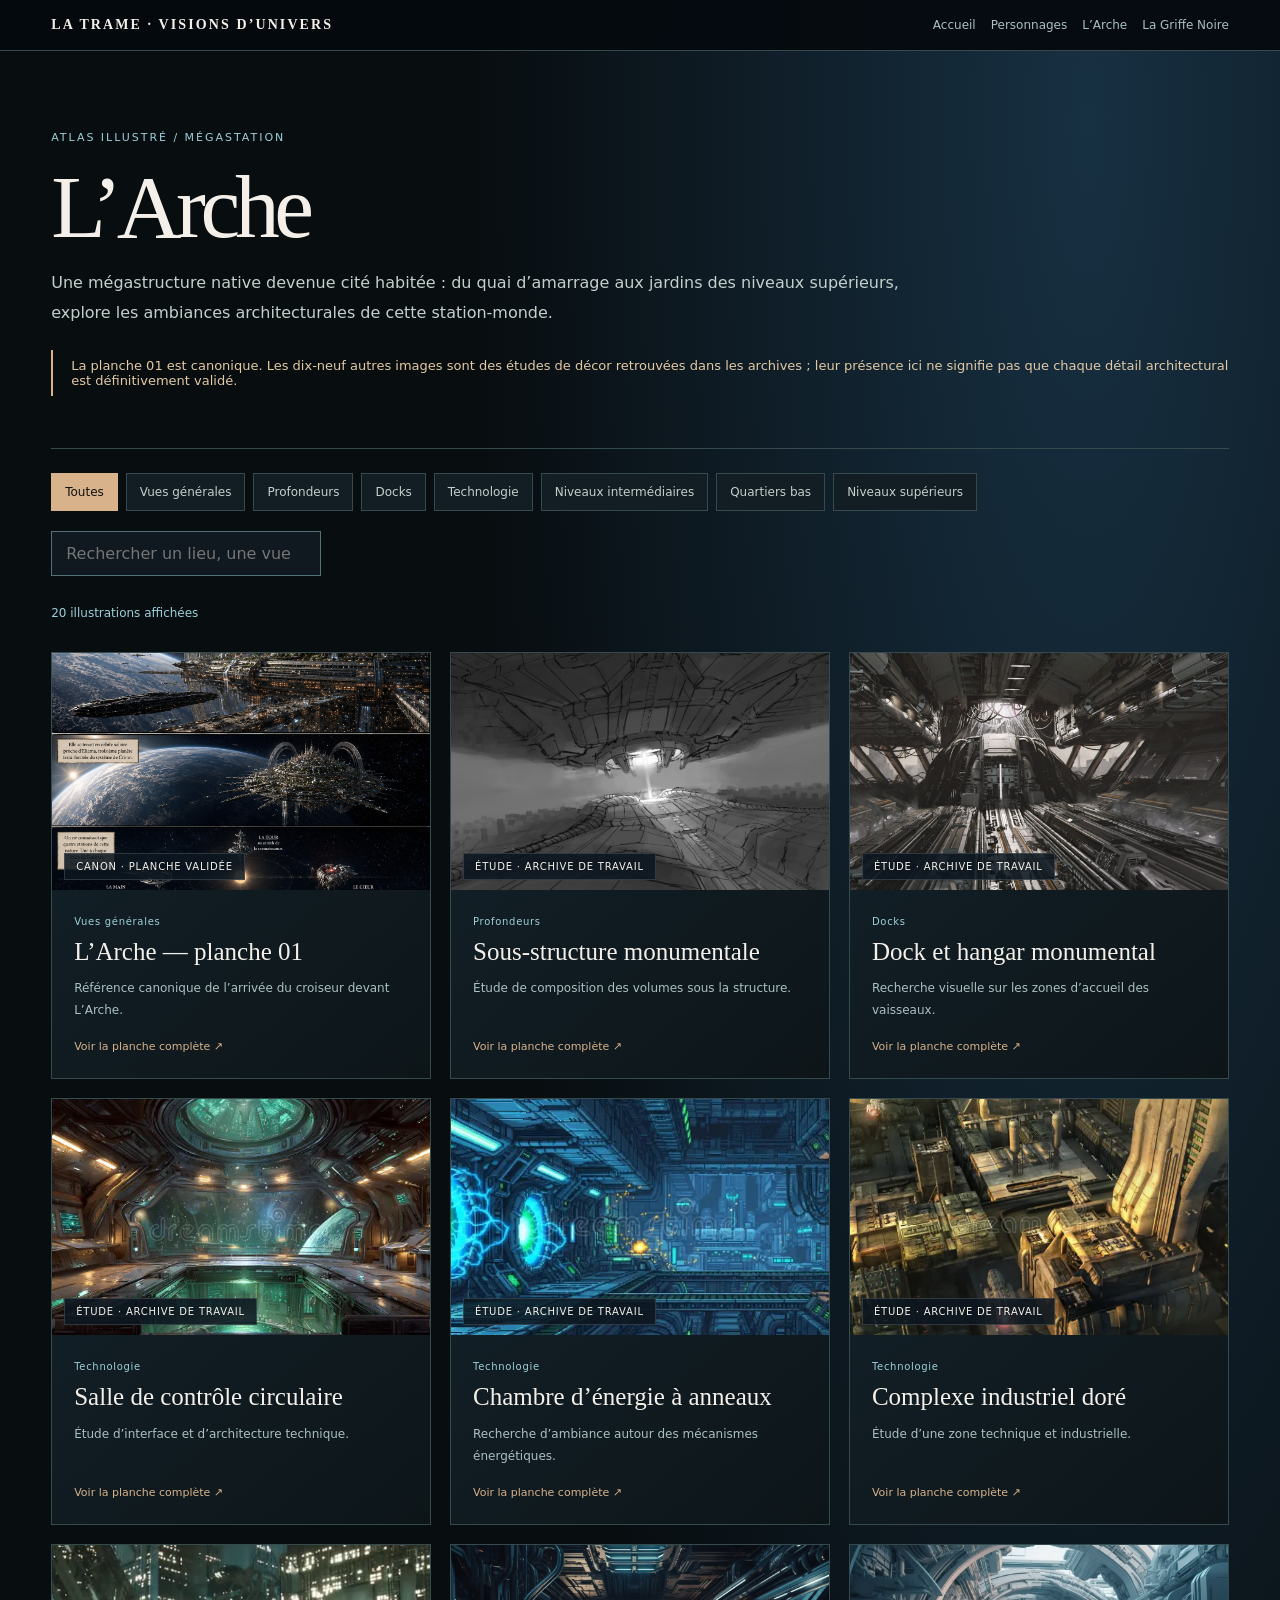
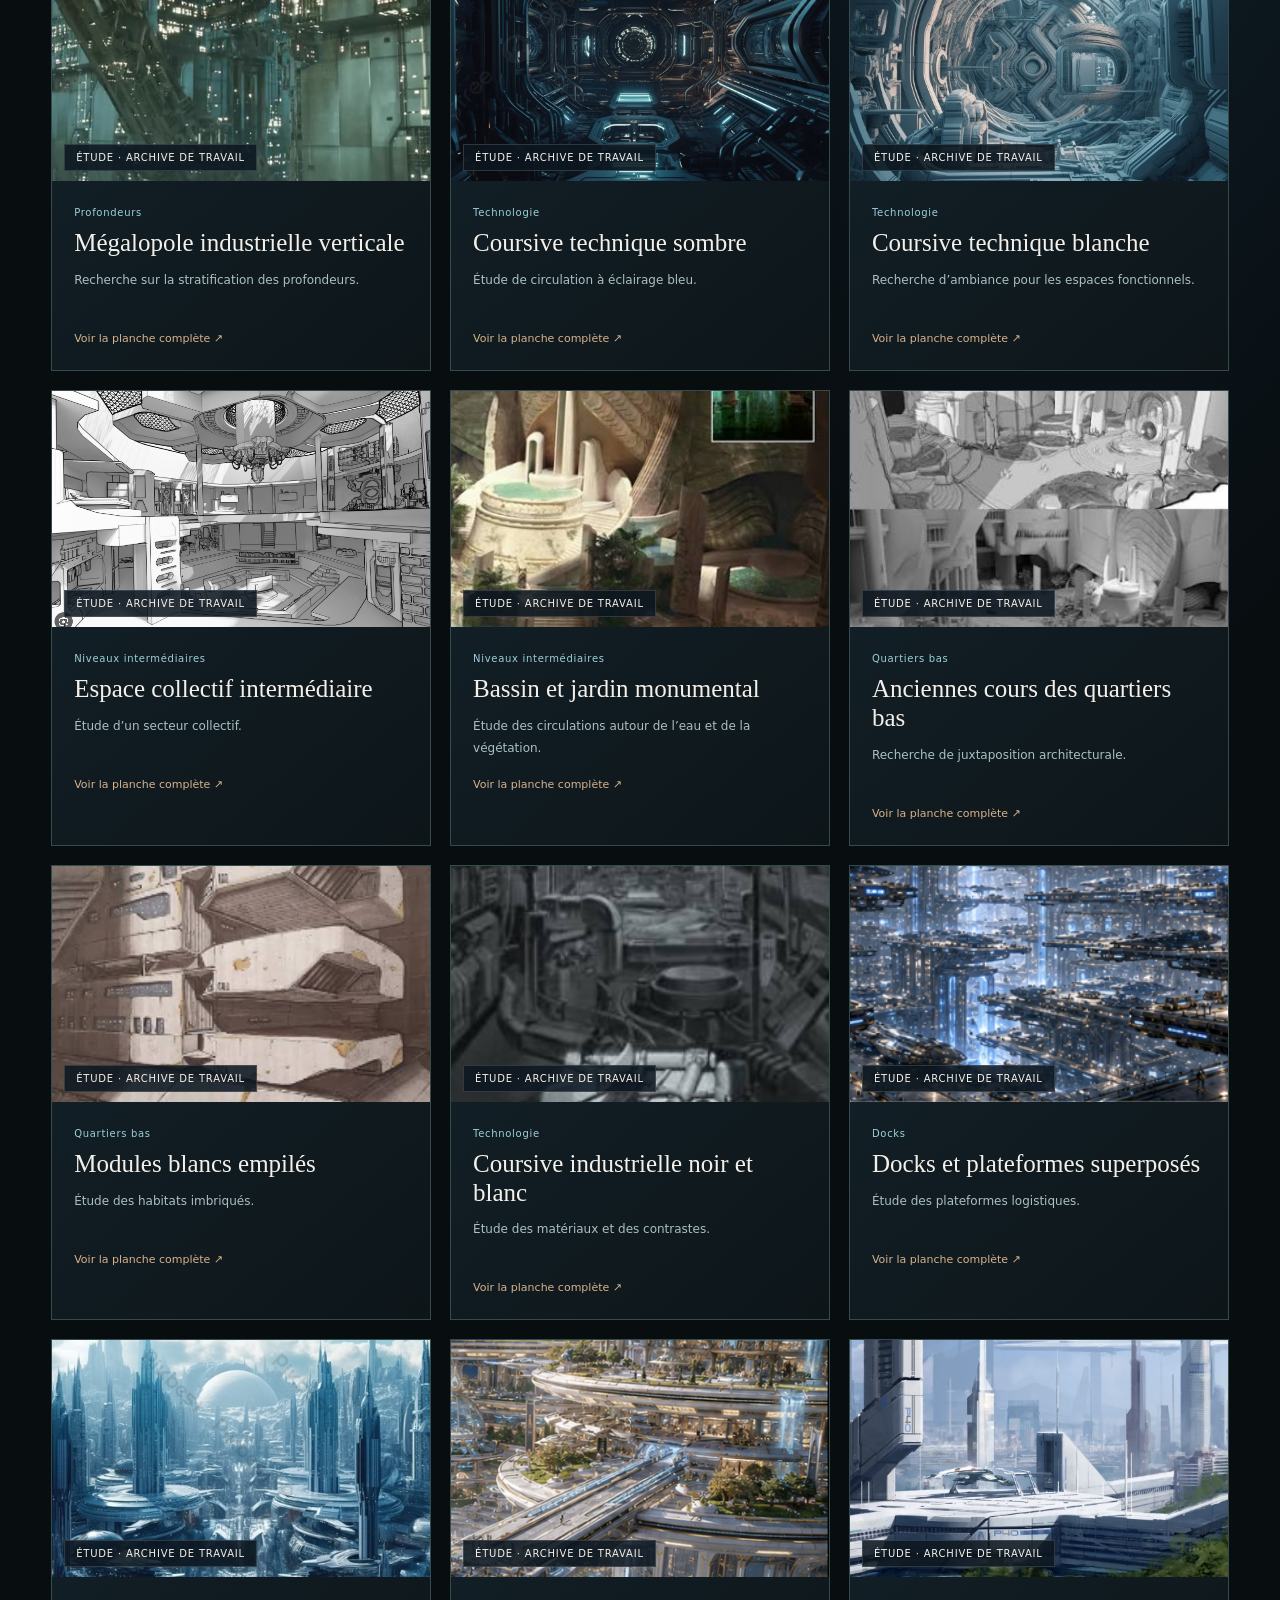
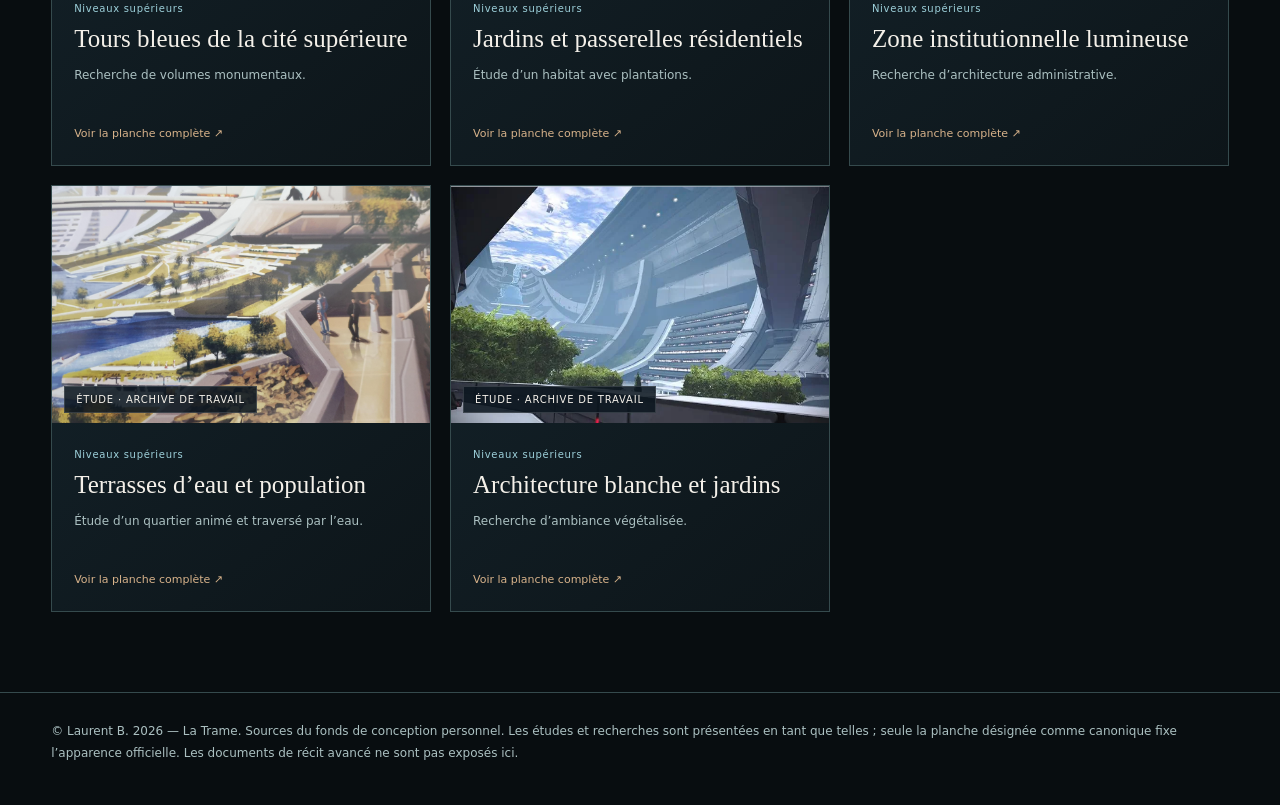
<file: docs/arche/index.html>
<!doctype html>
<html lang="fr"><head><meta charset="utf-8"><meta name="viewport" content="width=device-width,initial-scale=1">
<meta name="description" content="Atlas illustré de L’Arche, dans La Trame — Visions d’Univers.">
<title>L’Arche — Atlas visuel | La Trame</title>
<style>
:root{color-scheme:dark;--bg:#080d10;--surface:#10191e;--ink:#f4f0e9;--muted:#abc0c1;--line:#354a4d;--gold:#d7b28a;--cyan:#9dd0da}
*{box-sizing:border-box}html{scroll-behavior:smooth}body{margin:0;background:radial-gradient(ellipse at 85% 3%,#173042 0%,transparent 40%),var(--bg);color:var(--ink);font-family:system-ui,-apple-system,"Segoe UI",sans-serif}
a{color:var(--gold)}button,input{font:inherit}button{cursor:pointer}:focus-visible{outline:3px solid var(--gold);outline-offset:3px}
header{border-bottom:1px solid var(--line);background:rgba(5,10,14,.94);position:sticky;top:0;z-index:10}
.nav{max-width:1400px;margin:auto;display:flex;align-items:center;justify-content:space-between;flex-wrap:wrap;gap:18px;padding:17px clamp(18px,4vw,60px)}
.brand{font:600 14px Georgia,serif;letter-spacing:.15em;color:var(--ink);text-decoration:none}
.links{display:flex;flex-wrap:wrap;gap:15px}.links a{text-decoration:none;font-size:12px;color:var(--muted)}.links a:hover{color:var(--gold)}
.hero,.content,footer>div{max-width:1400px;margin:auto;padding-inline:clamp(18px,4vw,60px)}
.hero{padding-top:75px;padding-bottom:52px;min-height:300px}.eyebrow{color:var(--cyan);font-size:11px;letter-spacing:.18em;text-transform:uppercase}
.hero h1{font:normal clamp(52px,7vw,103px)/1 Georgia,serif;letter-spacing:-.06em;margin:17px 0 12px}
.hero h1 em{font-style:italic;color:var(--gold)}.hero p{max-width:900px;line-height:1.9;color:#c4d0cc}
.important{border-left:2px solid var(--gold);padding:8px 0 8px 18px;margin-top:22px;color:#e3c9a5;font-size:13px}
.toolbar{display:flex;gap:20px;justify-content:space-between;align-items:center;flex-wrap:wrap;padding:24px 0 18px;border-top:1px solid var(--line)}
.filters{display:flex;gap:8px;flex-wrap:wrap}.filters button{background:#131e24;color:#c3d0cc;border:1px solid var(--line);padding:11px 13px;font-size:12px}.filters button[aria-pressed=true]{background:var(--gold);color:#111;border-color:var(--gold)}
#search{min-width:210px;flex:0 1 270px;background:#101920;border:1px solid #547078;color:#fff;padding:12px 14px}
.count{font-size:12px;color:var(--cyan);padding-bottom:20px}
.grid{display:grid;grid-template-columns:repeat(3,minmax(0,1fr));gap:19px;padding-bottom:80px}
.card{display:flex;flex-direction:column;text-align:left;padding:0;border:1px solid var(--line);background:linear-gradient(140deg,#14232b,#0d1519);color:inherit;min-width:0;transition:transform .2s,border-color .2s}
.card:hover{transform:translateY(-3px);border-color:var(--gold)}
.cover{width:100%;aspect-ratio:16/10;overflow:hidden;background:#0e1a20;position:relative}.cover img{width:100%;height:100%;display:block;object-fit:cover}.kind{position:absolute;bottom:10px;left:12px;font-size:10px;letter-spacing:.08em;background:#0c1720dd;padding:7px 11px;border:1px solid #ffffff24}
.info{padding:20px 22px 24px}.info small{color:var(--cyan);font-size:10px;letter-spacing:.07em}.info strong{font:normal 25px/1.15 Georgia,serif;display:block;margin:9px 0}.info p{font-size:12px;color:var(--muted);line-height:1.8;min-height:45px}.info span{font-size:11px;color:var(--gold)}
footer{border-top:1px solid var(--line);padding:28px 0 40px;color:var(--muted);font-size:12px;line-height:1.8}
.viewer{display:none;position:fixed;inset:0;background:#030609f3;z-index:50;padding:3vh 3vw;align-items:center;justify-content:center}.viewer[aria-hidden=false]{display:flex}
.viewer-box{position:relative;border:1px solid #7b674e;background:#0a1117;width:min(1500px,97vw);height:min(92vh,980px);display:grid;grid-template-columns:minmax(0,1fr) minmax(250px,320px)}
.viewer-media{min-height:0;display:flex;align-items:center;justify-content:center;overflow:auto;background:#05090c}.viewer-media img{max-width:100%;max-height:100%;object-fit:contain}
.viewer-info{padding:55px 26px 30px;overflow:auto}.viewer-info h2{font:normal 32px Georgia,serif}.viewer-info p{line-height:1.8;color:var(--muted);font-size:13px}.viewer-info a{font-size:13px}
.close{position:absolute;right:11px;top:10px;background:#22333a;border:1px solid #526c74;color:white;font-size:24px;z-index:2;padding:5px 14px}
@media(max-width:940px){.grid{grid-template-columns:repeat(2,minmax(0,1fr))}.viewer-box{grid-template-columns:1fr;grid-template-rows:minmax(0,1fr) auto}.viewer-info{max-height:210px;padding:15px 22px}.viewer-info h2{margin:8px 0}.hero{padding-top:50px;min-height:0}}
@media(max-width:620px){.grid{grid-template-columns:1fr}.toolbar{align-items:stretch}#search{flex:1 1 100%}.nav{align-items:flex-start}.hero h1{font-size:56px}.viewer{padding:6px}.viewer-info{max-height:190px}}
@media(prefers-reduced-motion:reduce){*,*:before,*:after{transition:none!important}}
</style></head><body>
<header><nav class="nav" aria-label="Navigation de l’atlas"><a class="brand" href="../">LA TRAME · VISIONS D’UNIVERS</a><div class="links"><a href="../">Accueil</a><a href="../personnages/">Personnages</a><a href="../arche/">L’Arche</a><a href="../griffe-noire/">La Griffe Noire</a></div></nav></header>
<section class="hero"><span class="eyebrow">Atlas illustré / Mégastation</span><h1>L’Arche</h1><p>Une mégastructure native devenue cité habitée : du quai d’amarrage aux jardins des niveaux supérieurs, explore les ambiances architecturales de cette station-monde.</p><div class="important">La planche 01 est canonique. Les dix-neuf autres images sont des études de décor retrouvées dans les archives ; leur présence ici ne signifie pas que chaque détail architectural est définitivement validé.</div></section>
<main class="content"><section class="toolbar" aria-label="Explorer les images"><div id="filters" class="filters" aria-label="Filtres des illustrations"></div><input id="search" type="search" placeholder="Rechercher un lieu, une vue…" aria-label="Rechercher une illustration"></section><p id="count" class="count" aria-live="polite"></p><section class="grid" id="grid" aria-label="Illustrations de L’Arche"></section></main>
<footer><div>© Laurent B. 2026 — La Trame. Sources du fonds de conception personnel. Les études et recherches sont présentées en tant que telles ; seule la planche désignée comme canonique fixe l’apparence officielle. Les documents de récit avancé ne sont pas exposés ici.</div></footer>
<div id="viewer" class="viewer" role="dialog" aria-modal="true" aria-hidden="true" aria-label="Illustration complète"><div class="viewer-box"><button id="close" class="close" aria-label="Fermer">×</button><div class="viewer-media"><img id="full" alt=""></div><div class="viewer-info"><span class="eyebrow" id="full-cat"></span><h2 id="full-title"></h2><p id="full-desc"></p><p id="full-status"></p><a id="full-link" target="_blank" rel="noopener noreferrer">Ouvrir l’image seule ↗</a></div></div></div>
<script src="assets/planche-01.js"></script>
<script src="assets/planche-02.js"></script>
<script src="assets/planche-03.js"></script>
<script src="assets/planche-04.js"></script>
<script src="assets/planche-05.js"></script>
<script src="assets/planche-06.js"></script>
<script src="assets/planche-07.js"></script>
<script src="assets/planche-08.js"></script>
<script src="assets/planche-09.js"></script>
<script src="assets/planche-10.js"></script>
<script src="assets/planche-11.js"></script>
<script src="assets/planche-12.js"></script>
<script src="assets/planche-13.js"></script>
<script src="assets/planche-14.js"></script>
<script src="assets/planche-15.js"></script>
<script src="assets/planche-16.js"></script>
<script src="assets/planche-17.js"></script>
<script src="assets/planche-18.js"></script>
<script src="assets/planche-19.js"></script>

<script>
'use strict';
const ITEMS=[{"id":"a00","title":"L’Arche — planche 01","category":"Vues générales","note":"Référence canonique de l’arrivée du croiseur devant L’Arche.","canon":true,"src":"../assets/images/planche-01-l-arche.png"},{"id":"a01","title":"Sous-structure monumentale","category":"Profondeurs","note":"Étude de composition des volumes sous la structure.","canon":false,"src":null},{"id":"a02","title":"Dock et hangar monumental","category":"Docks","note":"Recherche visuelle sur les zones d’accueil des vaisseaux.","canon":false,"src":null},{"id":"a03","title":"Salle de contrôle circulaire","category":"Technologie","note":"Étude d’interface et d’architecture technique.","canon":false,"src":null},{"id":"a04","title":"Chambre d’énergie à anneaux","category":"Technologie","note":"Recherche d’ambiance autour des mécanismes énergétiques.","canon":false,"src":null},{"id":"a05","title":"Complexe industriel doré","category":"Technologie","note":"Étude d’une zone technique et industrielle.","canon":false,"src":null},{"id":"a06","title":"Mégalopole industrielle verticale","category":"Profondeurs","note":"Recherche sur la stratification des profondeurs.","canon":false,"src":null},{"id":"a07","title":"Coursive technique sombre","category":"Technologie","note":"Étude de circulation à éclairage bleu.","canon":false,"src":null},{"id":"a08","title":"Coursive technique blanche","category":"Technologie","note":"Recherche d’ambiance pour les espaces fonctionnels.","canon":false,"src":null},{"id":"a09","title":"Espace collectif intermédiaire","category":"Niveaux intermédiaires","note":"Étude d’un secteur collectif.","canon":false,"src":null},{"id":"a10","title":"Bassin et jardin monumental","category":"Niveaux intermédiaires","note":"Étude des circulations autour de l’eau et de la végétation.","canon":false,"src":null},{"id":"a11","title":"Anciennes cours des quartiers bas","category":"Quartiers bas","note":"Recherche de juxtaposition architecturale.","canon":false,"src":null},{"id":"a12","title":"Modules blancs empilés","category":"Quartiers bas","note":"Étude des habitats imbriqués.","canon":false,"src":null},{"id":"a13","title":"Coursive industrielle noir et blanc","category":"Technologie","note":"Étude des matériaux et des contrastes.","canon":false,"src":null},{"id":"a14","title":"Docks et plateformes superposés","category":"Docks","note":"Étude des plateformes logistiques.","canon":false,"src":null},{"id":"a15","title":"Tours bleues de la cité supérieure","category":"Niveaux supérieurs","note":"Recherche de volumes monumentaux.","canon":false,"src":null},{"id":"a16","title":"Jardins et passerelles résidentiels","category":"Niveaux supérieurs","note":"Étude d’un habitat avec plantations.","canon":false,"src":null},{"id":"a17","title":"Zone institutionnelle lumineuse","category":"Niveaux supérieurs","note":"Recherche d’architecture administrative.","canon":false,"src":null},{"id":"a18","title":"Terrasses d’eau et population","category":"Niveaux supérieurs","note":"Étude d’un quartier animé et traversé par l’eau.","canon":false,"src":null},{"id":"a19","title":"Architecture blanche et jardins","category":"Niveaux supérieurs","note":"Recherche d’ambiance végétalisée.","canon":false,"src":null}];
const $=id=>document.getElementById(id);
const MEDIA=window.LA_TRAME_ATLAS_IMAGES||{};
let cat='Toutes',previous=null;
const plain=s=>String(s||'').normalize('NFD').replace(/[\u0300-\u036f]/g,'').toLowerCase();
function node(tag,cl,txt){const e=document.createElement(tag);if(cl)e.className=cl;if(txt!==undefined)e.textContent=txt;return e}
function resolve(it){return it.src||MEDIA[it.id]||''}
const cats=['Toutes',...new Set(ITEMS.map(i=>i.category))];
for(const c of cats){const b=node('button','',c);b.type='button';b.setAttribute('aria-pressed',String(c===cat));b.addEventListener('click',()=>{cat=c;for(const p of $('filters').children)p.setAttribute('aria-pressed',String(p===b));render()});$('filters').append(b)}
function openItem(it){const url=resolve(it);if(!url)return;previous=document.activeElement;$('full').src=url;$('full').alt='Image complète : '+it.title;$('full-cat').textContent=it.category;$('full-title').textContent=it.title;$('full-desc').textContent=it.note;$('full-status').textContent=it.canon?'Document canonique validé':'Archive visuelle de recherche — pas de validation canonique implicite.';$('full-link').href=url;$('viewer').setAttribute('aria-hidden','false');document.body.style.overflow='hidden';$('close').focus()}
function closeViewer(){if($('viewer').getAttribute('aria-hidden')==='true')return;$('viewer').setAttribute('aria-hidden','true');$('full').removeAttribute('src');document.body.style.overflow='';if(previous?.focus)previous.focus()}
function makeCard(it){const b=node('button','card');b.type='button';b.setAttribute('aria-label','Voir '+it.title);const cover=node('div','cover'),src=resolve(it);const image=node('img');image.src=src;image.alt='';image.loading='lazy';cover.append(image,node('span','kind',it.canon?'CANON · PLANCHE VALIDÉE':'ÉTUDE · ARCHIVE DE TRAVAIL'));const info=node('div','info');info.append(node('small','',it.category),node('strong','',it.title),node('p','',it.note),node('span','', 'Voir la planche complète ↗'));b.append(cover,info);b.addEventListener('click',()=>openItem(it));return b}
function render(){const q=plain($('search').value.trim());const view=ITEMS.filter(i=>(cat==='Toutes'||i.category===cat)&&plain([i.title,i.category,i.note].join(' ')).includes(q));$('count').textContent=view.length+' illustration'+(view.length>1?'s':'')+' affichée'+(view.length>1?'s':'');$('grid').replaceChildren(...(view.length?view.map(makeCard):[node('p','', 'Aucune illustration ne correspond aux filtres.')]))}
$('search').addEventListener('input',render);$('close').addEventListener('click',closeViewer);$('viewer').addEventListener('click',e=>{if(e.target===$('viewer'))closeViewer()});document.addEventListener('keydown',e=>{if(e.key==='Escape')closeViewer();if(e.key==='Tab'&&$('viewer').getAttribute('aria-hidden')==='false'){const a=$('full-link'),b=$('close');if(e.shiftKey&&document.activeElement===b){e.preventDefault();a.focus()}else if(!e.shiftKey&&document.activeElement===a){e.preventDefault();b.focus()}}});render();
</script></body></html>
</file>
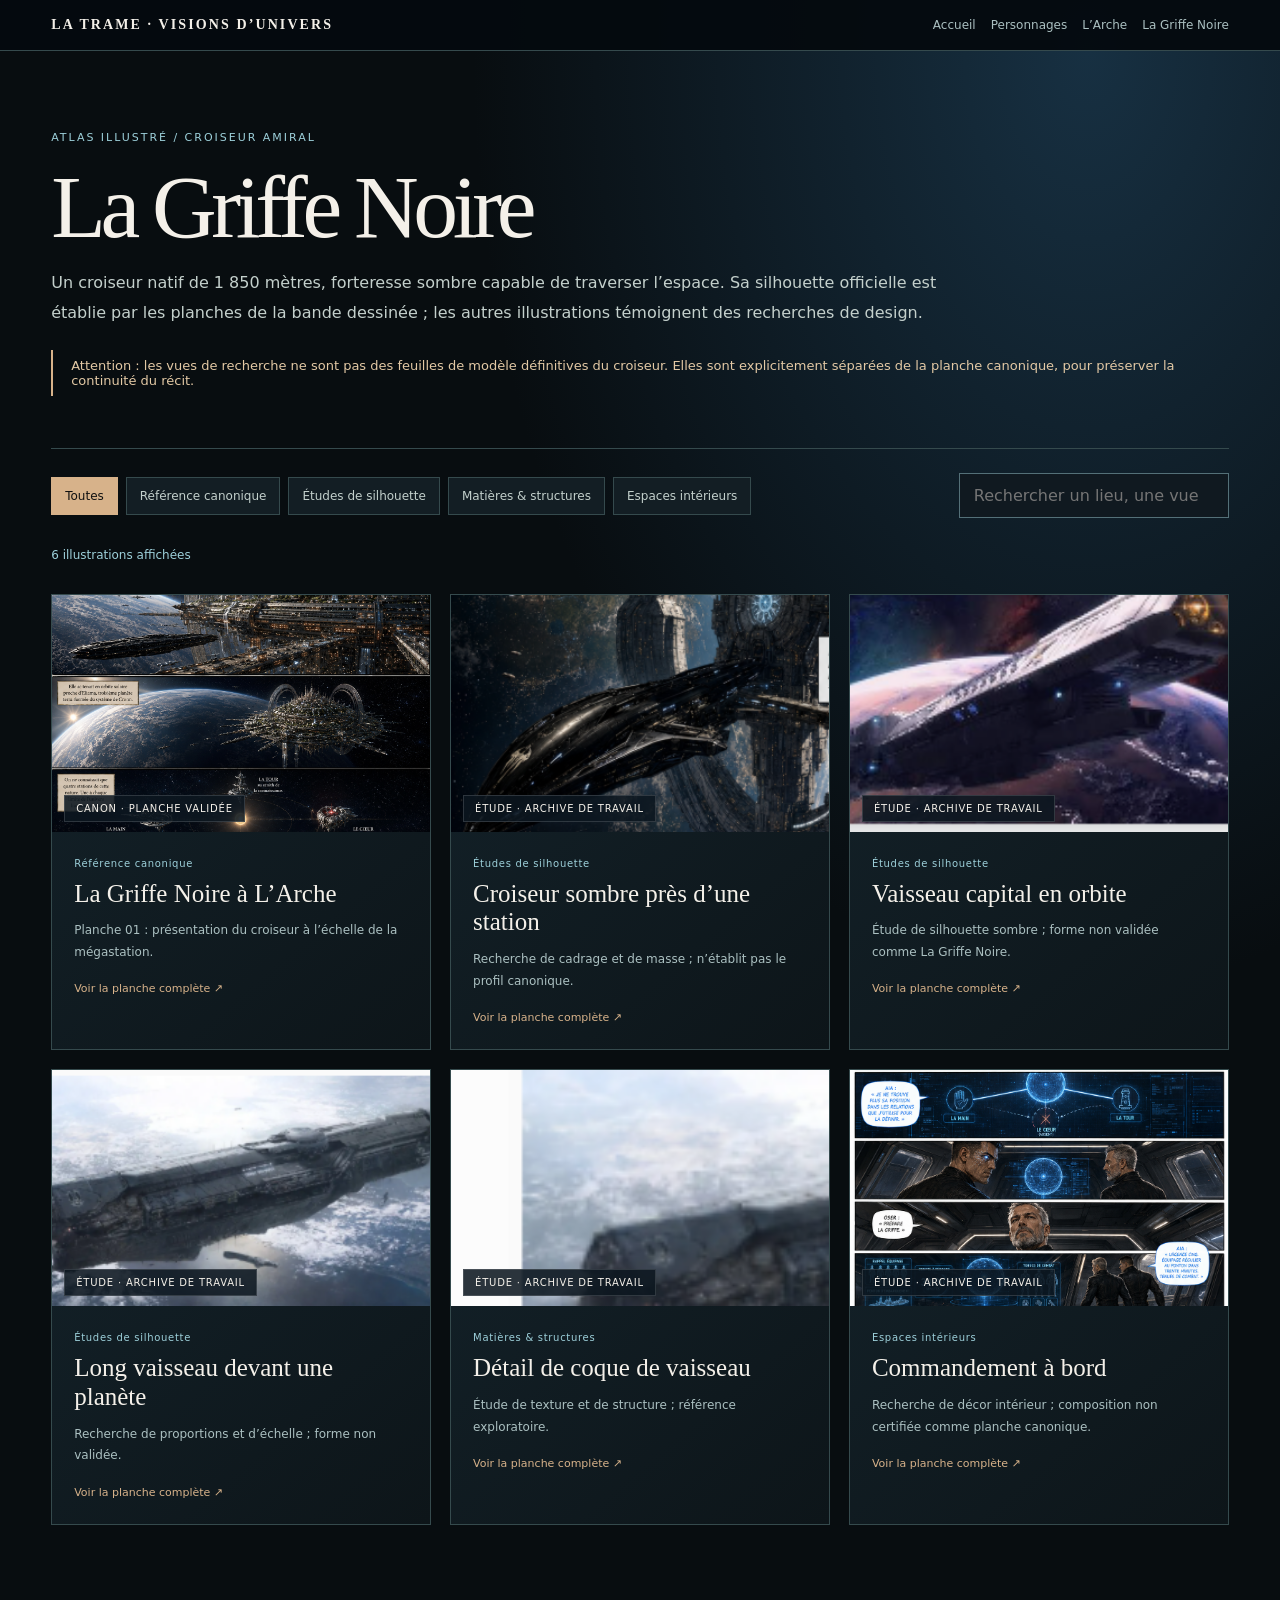
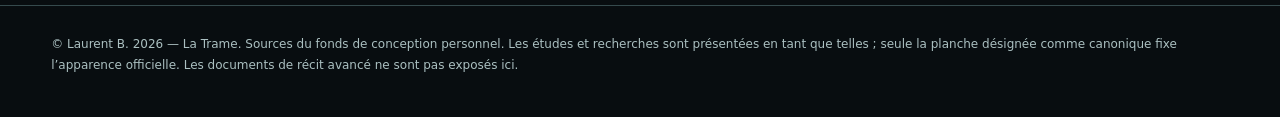
<file: docs/griffe-noire/index.html>
<!doctype html>
<html lang="fr"><head><meta charset="utf-8"><meta name="viewport" content="width=device-width,initial-scale=1">
<meta name="description" content="Atlas illustré de La Griffe Noire, dans La Trame — Visions d’Univers.">
<title>La Griffe Noire — Atlas visuel | La Trame</title>
<style>
:root{color-scheme:dark;--bg:#080d10;--surface:#10191e;--ink:#f4f0e9;--muted:#abc0c1;--line:#354a4d;--gold:#d7b28a;--cyan:#9dd0da}
*{box-sizing:border-box}html{scroll-behavior:smooth}body{margin:0;background:radial-gradient(ellipse at 85% 3%,#173042 0%,transparent 40%),var(--bg);color:var(--ink);font-family:system-ui,-apple-system,"Segoe UI",sans-serif}
a{color:var(--gold)}button,input{font:inherit}button{cursor:pointer}:focus-visible{outline:3px solid var(--gold);outline-offset:3px}
header{border-bottom:1px solid var(--line);background:rgba(5,10,14,.94);position:sticky;top:0;z-index:10}
.nav{max-width:1400px;margin:auto;display:flex;align-items:center;justify-content:space-between;flex-wrap:wrap;gap:18px;padding:17px clamp(18px,4vw,60px)}
.brand{font:600 14px Georgia,serif;letter-spacing:.15em;color:var(--ink);text-decoration:none}
.links{display:flex;flex-wrap:wrap;gap:15px}.links a{text-decoration:none;font-size:12px;color:var(--muted)}.links a:hover{color:var(--gold)}
.hero,.content,footer>div{max-width:1400px;margin:auto;padding-inline:clamp(18px,4vw,60px)}
.hero{padding-top:75px;padding-bottom:52px;min-height:300px}.eyebrow{color:var(--cyan);font-size:11px;letter-spacing:.18em;text-transform:uppercase}
.hero h1{font:normal clamp(52px,7vw,103px)/1 Georgia,serif;letter-spacing:-.06em;margin:17px 0 12px}
.hero h1 em{font-style:italic;color:var(--gold)}.hero p{max-width:900px;line-height:1.9;color:#c4d0cc}
.important{border-left:2px solid var(--gold);padding:8px 0 8px 18px;margin-top:22px;color:#e3c9a5;font-size:13px}
.toolbar{display:flex;gap:20px;justify-content:space-between;align-items:center;flex-wrap:wrap;padding:24px 0 18px;border-top:1px solid var(--line)}
.filters{display:flex;gap:8px;flex-wrap:wrap}.filters button{background:#131e24;color:#c3d0cc;border:1px solid var(--line);padding:11px 13px;font-size:12px}.filters button[aria-pressed=true]{background:var(--gold);color:#111;border-color:var(--gold)}
#search{min-width:210px;flex:0 1 270px;background:#101920;border:1px solid #547078;color:#fff;padding:12px 14px}
.count{font-size:12px;color:var(--cyan);padding-bottom:20px}
.grid{display:grid;grid-template-columns:repeat(3,minmax(0,1fr));gap:19px;padding-bottom:80px}
.card{display:flex;flex-direction:column;text-align:left;padding:0;border:1px solid var(--line);background:linear-gradient(140deg,#14232b,#0d1519);color:inherit;min-width:0;transition:transform .2s,border-color .2s}
.card:hover{transform:translateY(-3px);border-color:var(--gold)}
.cover{width:100%;aspect-ratio:16/10;overflow:hidden;background:#0e1a20;position:relative}.cover img{width:100%;height:100%;display:block;object-fit:cover}.kind{position:absolute;bottom:10px;left:12px;font-size:10px;letter-spacing:.08em;background:#0c1720dd;padding:7px 11px;border:1px solid #ffffff24}
.info{padding:20px 22px 24px}.info small{color:var(--cyan);font-size:10px;letter-spacing:.07em}.info strong{font:normal 25px/1.15 Georgia,serif;display:block;margin:9px 0}.info p{font-size:12px;color:var(--muted);line-height:1.8;min-height:45px}.info span{font-size:11px;color:var(--gold)}
footer{border-top:1px solid var(--line);padding:28px 0 40px;color:var(--muted);font-size:12px;line-height:1.8}
.viewer{display:none;position:fixed;inset:0;background:#030609f3;z-index:50;padding:3vh 3vw;align-items:center;justify-content:center}.viewer[aria-hidden=false]{display:flex}
.viewer-box{position:relative;border:1px solid #7b674e;background:#0a1117;width:min(1500px,97vw);height:min(92vh,980px);display:grid;grid-template-columns:minmax(0,1fr) minmax(250px,320px)}
.viewer-media{min-height:0;display:flex;align-items:center;justify-content:center;overflow:auto;background:#05090c}.viewer-media img{max-width:100%;max-height:100%;object-fit:contain}
.viewer-info{padding:55px 26px 30px;overflow:auto}.viewer-info h2{font:normal 32px Georgia,serif}.viewer-info p{line-height:1.8;color:var(--muted);font-size:13px}.viewer-info a{font-size:13px}
.close{position:absolute;right:11px;top:10px;background:#22333a;border:1px solid #526c74;color:white;font-size:24px;z-index:2;padding:5px 14px}
@media(max-width:940px){.grid{grid-template-columns:repeat(2,minmax(0,1fr))}.viewer-box{grid-template-columns:1fr;grid-template-rows:minmax(0,1fr) auto}.viewer-info{max-height:210px;padding:15px 22px}.viewer-info h2{margin:8px 0}.hero{padding-top:50px;min-height:0}}
@media(max-width:620px){.grid{grid-template-columns:1fr}.toolbar{align-items:stretch}#search{flex:1 1 100%}.nav{align-items:flex-start}.hero h1{font-size:56px}.viewer{padding:6px}.viewer-info{max-height:190px}}
@media(prefers-reduced-motion:reduce){*,*:before,*:after{transition:none!important}}
</style></head><body>
<header><nav class="nav" aria-label="Navigation de l’atlas"><a class="brand" href="../">LA TRAME · VISIONS D’UNIVERS</a><div class="links"><a href="../">Accueil</a><a href="../personnages/">Personnages</a><a href="../arche/">L’Arche</a><a href="../griffe-noire/">La Griffe Noire</a></div></nav></header>
<section class="hero"><span class="eyebrow">Atlas illustré / Croiseur amiral</span><h1>La Griffe Noire</h1><p>Un croiseur natif de 1 850 mètres, forteresse sombre capable de traverser l’espace. Sa silhouette officielle est établie par les planches de la bande dessinée ; les autres illustrations témoignent des recherches de design.</p><div class="important">Attention : les vues de recherche ne sont pas des feuilles de modèle définitives du croiseur. Elles sont explicitement séparées de la planche canonique, pour préserver la continuité du récit.</div></section>
<main class="content"><section class="toolbar" aria-label="Explorer les images"><div id="filters" class="filters" aria-label="Filtres des illustrations"></div><input id="search" type="search" placeholder="Rechercher un lieu, une vue…" aria-label="Rechercher une illustration"></section><p id="count" class="count" aria-live="polite"></p><section class="grid" id="grid" aria-label="Illustrations de La Griffe Noire"></section></main>
<footer><div>© Laurent B. 2026 — La Trame. Sources du fonds de conception personnel. Les études et recherches sont présentées en tant que telles ; seule la planche désignée comme canonique fixe l’apparence officielle. Les documents de récit avancé ne sont pas exposés ici.</div></footer>
<div id="viewer" class="viewer" role="dialog" aria-modal="true" aria-hidden="true" aria-label="Illustration complète"><div class="viewer-box"><button id="close" class="close" aria-label="Fermer">×</button><div class="viewer-media"><img id="full" alt=""></div><div class="viewer-info"><span class="eyebrow" id="full-cat"></span><h2 id="full-title"></h2><p id="full-desc"></p><p id="full-status"></p><a id="full-link" target="_blank" rel="noopener noreferrer">Ouvrir l’image seule ↗</a></div></div></div>
<script src="assets/planche-01.js"></script>
<script src="assets/planche-02.js"></script>
<script src="assets/planche-03.js"></script>
<script src="assets/planche-04.js"></script>
<script src="assets/planche-05.js"></script>
<script>
'use strict';
const ITEMS=[{"id":"g00","title":"La Griffe Noire à L’Arche","category":"Référence canonique","note":"Planche 01 : présentation du croiseur à l’échelle de la mégastation.","canon":true,"src":"../assets/images/planche-01-l-arche.png"},{"id":"g01","title":"Croiseur sombre près d’une station","category":"Études de silhouette","note":"Recherche de cadrage et de masse ; n’établit pas le profil canonique.","canon":false,"src":null},{"id":"g02","title":"Vaisseau capital en orbite","category":"Études de silhouette","note":"Étude de silhouette sombre ; forme non validée comme La Griffe Noire.","canon":false,"src":null},{"id":"g03","title":"Long vaisseau devant une planète","category":"Études de silhouette","note":"Recherche de proportions et d’échelle ; forme non validée.","canon":false,"src":null},{"id":"g04","title":"Détail de coque de vaisseau","category":"Matières & structures","note":"Étude de texture et de structure ; référence exploratoire.","canon":false,"src":null},{"id":"g05","title":"Commandement à bord","category":"Espaces intérieurs","note":"Recherche de décor intérieur ; composition non certifiée comme planche canonique.","canon":false,"src":null}];
const $=id=>document.getElementById(id);
const MEDIA=window.LA_TRAME_ATLAS_IMAGES||{};
let cat='Toutes',previous=null;
const plain=s=>String(s||'').normalize('NFD').replace(/[\u0300-\u036f]/g,'').toLowerCase();
function node(tag,cl,txt){const e=document.createElement(tag);if(cl)e.className=cl;if(txt!==undefined)e.textContent=txt;return e}
function resolve(it){return it.src||MEDIA[it.id]||''}
const cats=['Toutes',...new Set(ITEMS.map(i=>i.category))];
for(const c of cats){const b=node('button','',c);b.type='button';b.setAttribute('aria-pressed',String(c===cat));b.addEventListener('click',()=>{cat=c;for(const p of $('filters').children)p.setAttribute('aria-pressed',String(p===b));render()});$('filters').append(b)}
function openItem(it){const url=resolve(it);if(!url)return;previous=document.activeElement;$('full').src=url;$('full').alt='Image complète : '+it.title;$('full-cat').textContent=it.category;$('full-title').textContent=it.title;$('full-desc').textContent=it.note;$('full-status').textContent=it.canon?'Document canonique validé':'Archive visuelle de recherche — pas de validation canonique implicite.';$('full-link').href=url;$('viewer').setAttribute('aria-hidden','false');document.body.style.overflow='hidden';$('close').focus()}
function closeViewer(){if($('viewer').getAttribute('aria-hidden')==='true')return;$('viewer').setAttribute('aria-hidden','true');$('full').removeAttribute('src');document.body.style.overflow='';if(previous?.focus)previous.focus()}
function makeCard(it){const b=node('button','card');b.type='button';b.setAttribute('aria-label','Voir '+it.title);const cover=node('div','cover'),src=resolve(it);const image=node('img');image.src=src;image.alt='';image.loading='lazy';cover.append(image,node('span','kind',it.canon?'CANON · PLANCHE VALIDÉE':'ÉTUDE · ARCHIVE DE TRAVAIL'));const info=node('div','info');info.append(node('small','',it.category),node('strong','',it.title),node('p','',it.note),node('span','', 'Voir la planche complète ↗'));b.append(cover,info);b.addEventListener('click',()=>openItem(it));return b}
function render(){const q=plain($('search').value.trim());const view=ITEMS.filter(i=>(cat==='Toutes'||i.category===cat)&&plain([i.title,i.category,i.note].join(' ')).includes(q));$('count').textContent=view.length+' illustration'+(view.length>1?'s':'')+' affichée'+(view.length>1?'s':'');$('grid').replaceChildren(...(view.length?view.map(makeCard):[node('p','', 'Aucune illustration ne correspond aux filtres.')]))}
$('search').addEventListener('input',render);$('close').addEventListener('click',closeViewer);$('viewer').addEventListener('click',e=>{if(e.target===$('viewer'))closeViewer()});document.addEventListener('keydown',e=>{if(e.key==='Escape')closeViewer();if(e.key==='Tab'&&$('viewer').getAttribute('aria-hidden')==='false'){const a=$('full-link'),b=$('close');if(e.shiftKey&&document.activeElement===b){e.preventDefault();a.focus()}else if(!e.shiftKey&&document.activeElement===a){e.preventDefault();b.focus()}}});render();
</script></body></html>
</file>
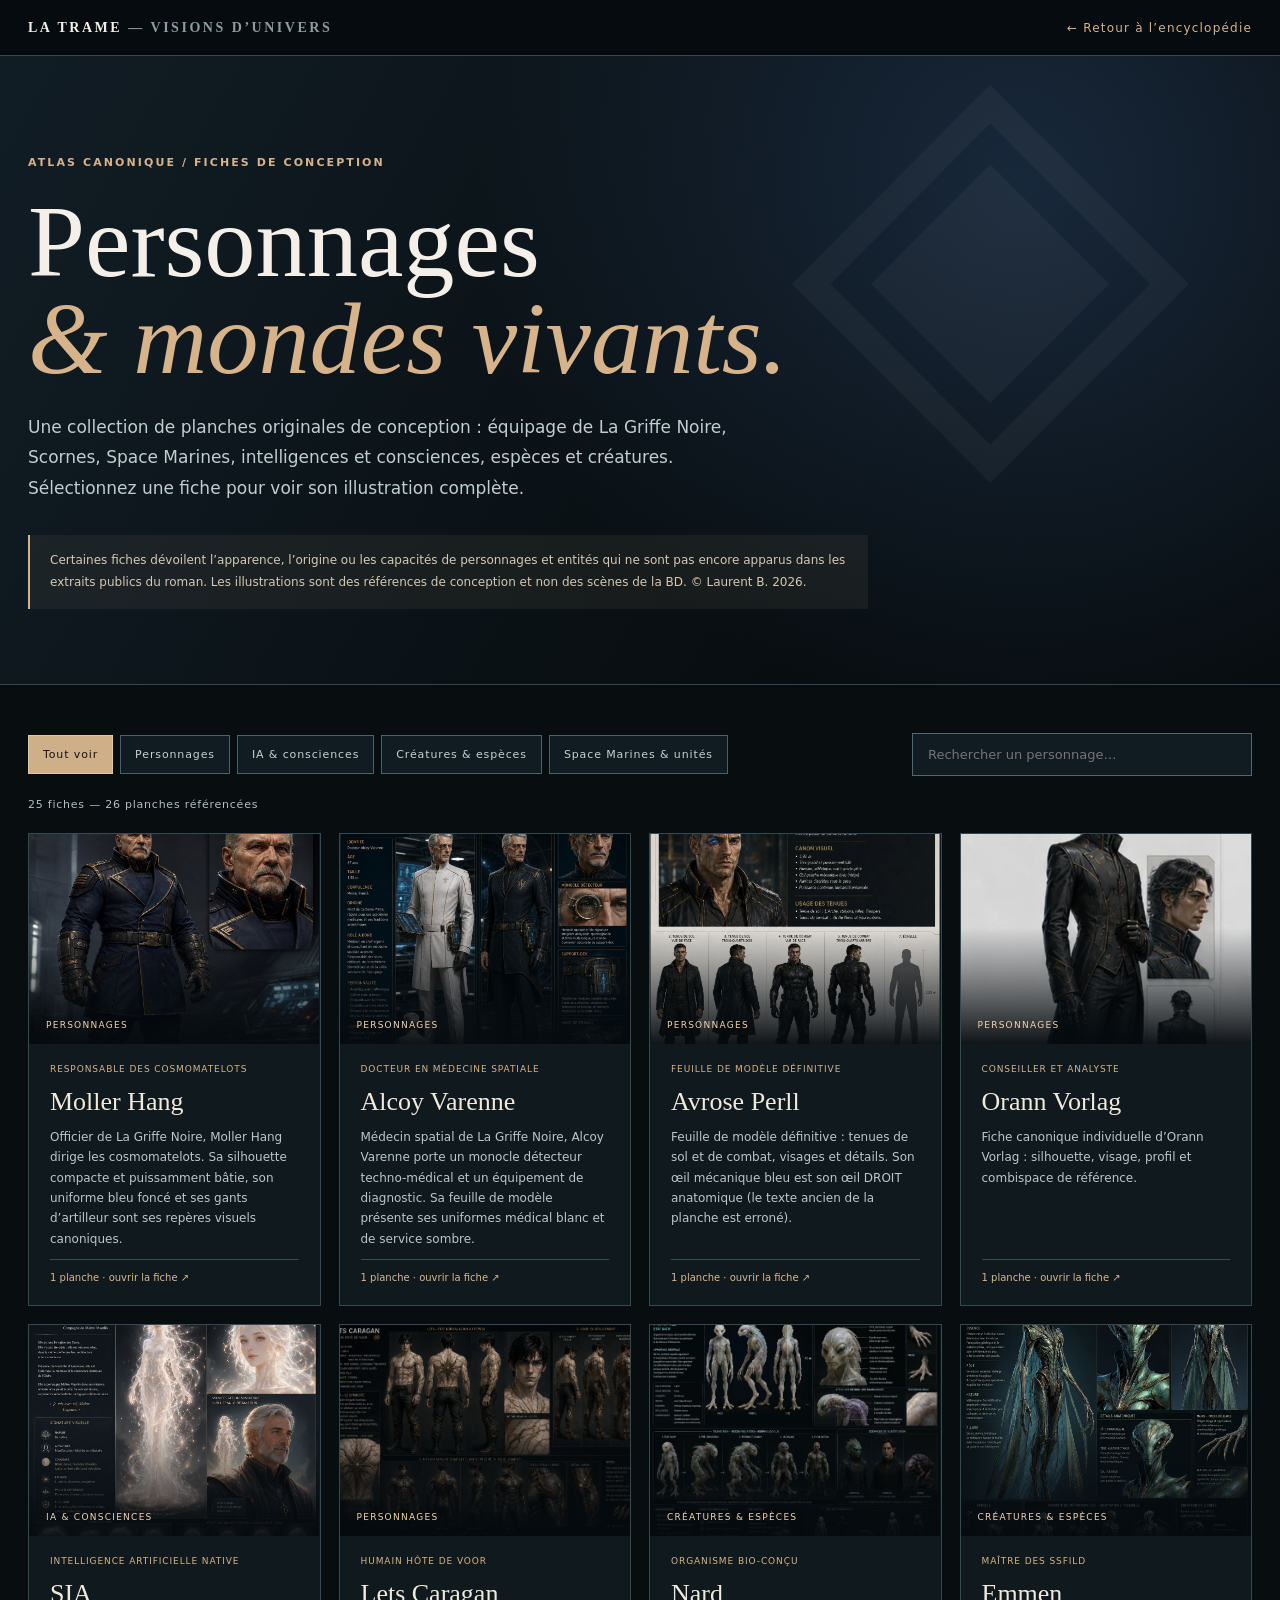
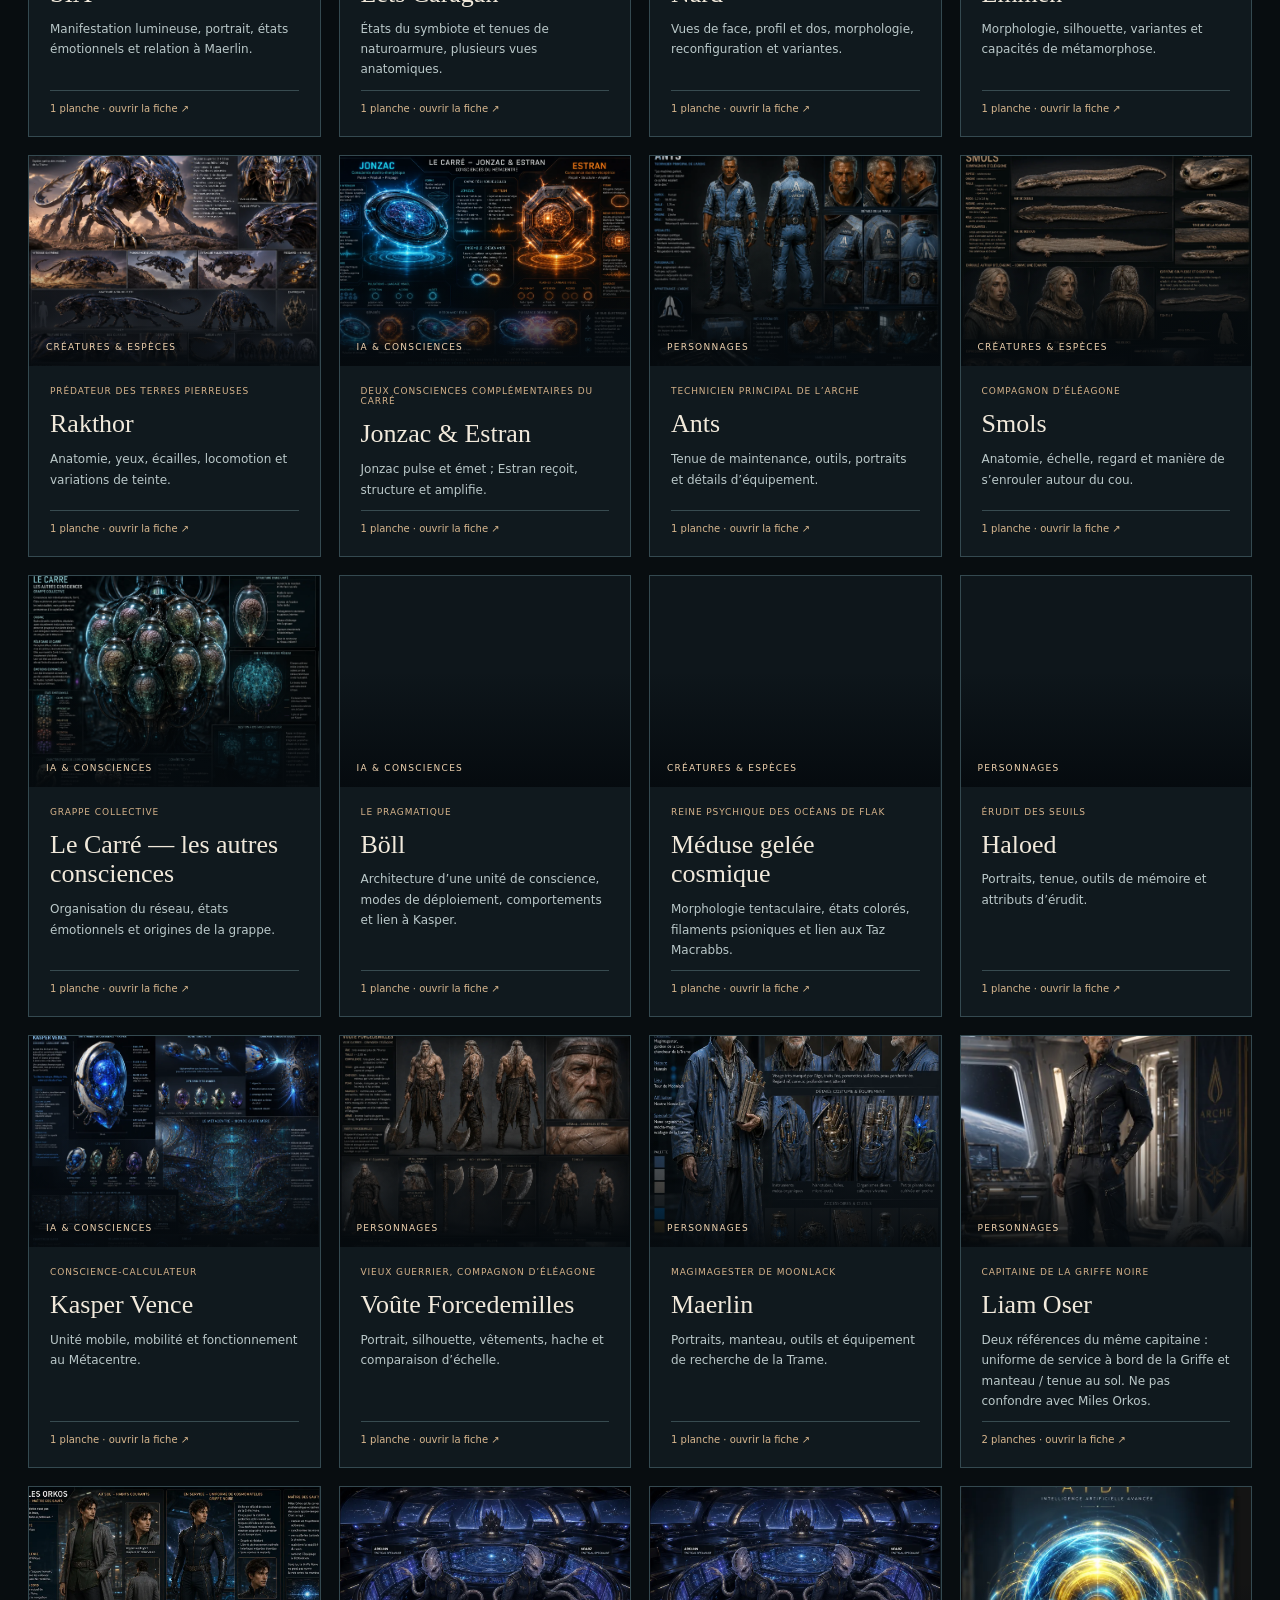
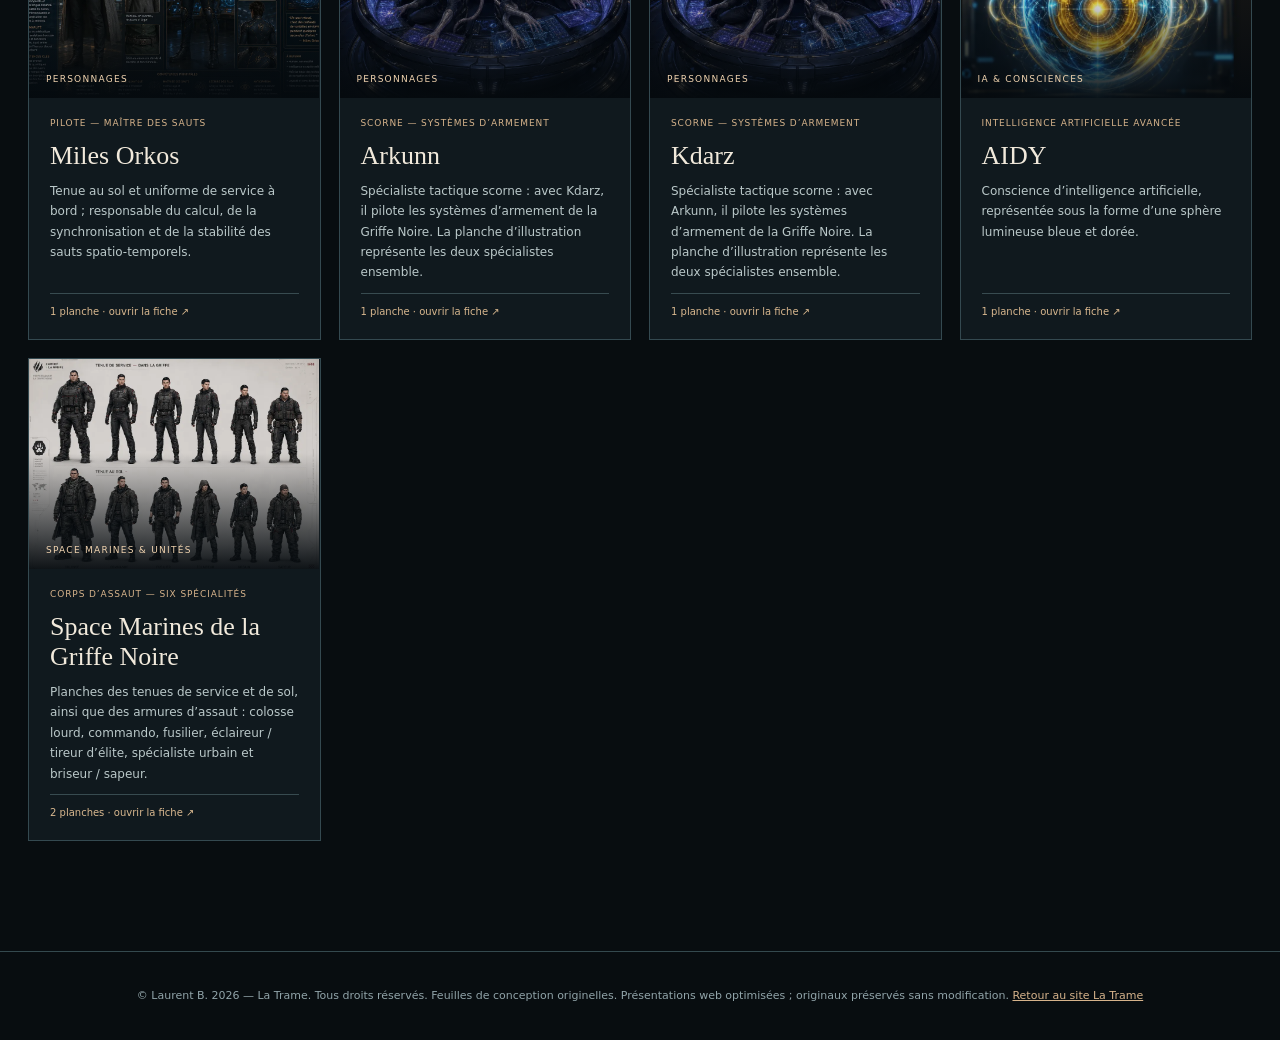
<file: docs/personnages/index.html>
<!doctype html><html lang="fr"><head><meta charset="utf-8"><meta name="viewport" content="width=device-width,initial-scale=1"><meta name="description" content="Atlas illustré des personnages, IA, consciences, espèces et unités de La Trame — Visions d’Univers."><title>Personnages & univers — La Trame</title><style>
:root{--bg:#080d10;--panel:#10191e;--gold:#d6b38b;--cyan:#9dcdd6;--line:#34494e;--ink:#f4f0e9;--muted:#afc0c3}
*{box-sizing:border-box}html{scroll-behavior:smooth}body{margin:0;background:var(--bg);color:var(--ink);font-family:system-ui,-apple-system,'Segoe UI',sans-serif}
button,input{font:inherit}button{cursor:pointer}a{color:var(--gold)}:focus-visible{outline:3px solid var(--gold);outline-offset:3px}
.top{position:sticky;top:0;z-index:10;border-bottom:1px solid var(--line);background:rgba(7,12,16,.94);backdrop-filter:blur(12px)}
.top-in{max-width:1460px;margin:auto;padding:17px 28px;display:flex;align-items:center;justify-content:space-between;gap:16px}
.logo{font:600 14px/1.5 Georgia,serif;letter-spacing:.18em}.top a{text-decoration:none;font-size:12px;letter-spacing:.1em}
.hero{position:relative;overflow:hidden;border-bottom:1px solid #34444c;background:radial-gradient(circle at 80% 20%,#18283b 0%,transparent 48%),linear-gradient(120deg,#111d25,#080d10 70%)}
.hero:after{content:'◈';position:absolute;right:7vw;top:-120px;opacity:.04;font-size:520px;font-family:Georgia,serif;pointer-events:none}
.hero-in{max-width:1460px;margin:auto;padding:100px 28px 75px;position:relative;z-index:1}.eyebrow{color:var(--gold);font-size:11px;letter-spacing:.19em;text-transform:uppercase;font-weight:650}
h1{font:normal clamp(52px,8vw,112px)/.95 Georgia,serif;margin:24px 0}h1 em{color:var(--gold);font-weight:normal}p.lead{max-width:750px;color:#bfced0;font-size:17px;line-height:1.8}
.notice{max-width:840px;border-left:2px solid var(--gold);padding:15px 20px;background:rgba(214,179,139,.07);font-size:12px;line-height:1.8;color:#d5c8b7;margin-top:32px}
.container{max-width:1460px;margin:auto;padding:48px 28px 110px}.filters{display:flex;flex-wrap:wrap;justify-content:space-between;gap:20px;align-items:center}.tabs{display:flex;flex-wrap:wrap;gap:7px}.tabs button{background:#101c22;border:1px solid #49616a;color:#c3d2d2;font-size:11px;letter-spacing:.08em;padding:12px 14px}.tabs button[aria-pressed='true']{background:#cfaf87;color:#111616;border-color:#e6c59a}.search{width:min(340px,100%);background:#111c22;border:1px solid #526771;padding:13px 15px;color:white;font-size:13px}#count{margin:22px 0;color:var(--muted);font-size:11px;letter-spacing:.07em}
.cards{display:grid;grid-template-columns:repeat(4,minmax(0,1fr));gap:18px}.card{min-width:0;text-align:left;border:1px solid #344950;background:#10191e;color:var(--ink);padding:0;display:flex;flex-direction:column;overflow:hidden;transition:transform .18s,border-color .18s}.card:hover{border-color:var(--gold);transform:translateY(-3px)}.media{position:relative;aspect-ratio:1.38;overflow:hidden;background:#0e161b}.media img{width:100%;height:100%;object-fit:cover;object-position:50% 25%;display:block}.media:after{content:'';position:absolute;inset:45% 0 0;background:linear-gradient(0deg,rgba(5,10,14,.95),transparent);pointer-events:none}.media-label{position:absolute;z-index:1;bottom:14px;left:17px;color:#f0d3af;font-size:9px;letter-spacing:.14em;text-transform:uppercase}.card-body{padding:20px 21px 22px;flex:1;display:flex;flex-direction:column;gap:10px}.card h2{font:normal 26px/1.15 Georgia,serif;margin:3px 0 0;color:#f1e9db}.card small{color:var(--gold);text-transform:uppercase;font-size:9px;letter-spacing:.1em}.card p{font-size:12px;line-height:1.7;color:#bac8c9;margin:0;flex:1}.card-footer{font-size:10px;color:#d9b88f;border-top:1px solid #384b50;padding-top:12px}
.viewer[hidden]{display:none!important}.viewer{position:fixed;inset:0;z-index:25;background:rgba(0,5,9,.95);display:grid;place-items:center;padding:20px}.viewer-wrap{position:relative;width:min(1480px,100%);height:min(94svh,1050px);background:#0d161b;border:1px solid #806f5a;display:grid;grid-template-columns:minmax(0,1fr) 340px}.image-stage{min-width:0;min-height:0;display:flex;flex-direction:column;background:#05090c}.image-stage img{min-height:0;max-width:100%;width:100%;height:100%;object-fit:contain}.variant-bar{padding:9px;display:flex;gap:9px;background:#111e23;flex-wrap:wrap;border-top:1px solid #364a4e}.variant-bar button{font-size:11px;color:#ccd5d2;background:#203035;border:1px solid #536b68;padding:8px 12px}.variant-bar button[aria-pressed='true']{border-color:#d6b38b;color:#fae3c6}
.details{padding:66px 26px 30px;overflow:auto}.details h2{font:normal 37px Georgia,serif;margin:14px 0 15px}.details p{color:#bdc9cb;font-size:13px;line-height:1.85}.details .source{border-top:1px solid #34474c;padding-top:19px;color:#e2bd8d;font-size:11px}.close{position:absolute;top:12px;right:12px;background:#1b2a2e;color:#fff;border:1px solid #647976;z-index:2;font-size:27px;line-height:1;padding:4px 14px}.empty{text-align:center;padding:80px 20px;color:#a5b5b8;grid-column:1/-1;border:1px solid var(--line)}footer{padding:34px 28px;text-align:center;border-top:1px solid var(--line);color:#91a4a9;font-size:11px;line-height:1.8}
@media(max-width:1150px){.cards{grid-template-columns:repeat(3,1fr)}}
@media(max-width:850px){.cards{grid-template-columns:repeat(2,minmax(0,1fr))}.viewer-wrap{grid-template-columns:1fr;grid-template-rows:minmax(0,1fr) auto}.details{padding:17px 20px;max-height:220px}.details h2{font-size:26px}.hero-in{padding-top:75px;padding-bottom:60px}}
@media(max-width:550px){.cards{grid-template-columns:1fr}.top-in{padding:12px 18px}.logo{font-size:11px}.top a{font-size:10px}.hero-in{padding:60px 18px 47px}.container{padding:30px 18px 75px}.hero h1{font-size:52px}.search{width:100%}.viewer{padding:4px}.viewer-wrap{height:98svh}.details{max-height:225px}.viewer .close{right:6px;top:6px}.card-body{padding:22px}.media{aspect-ratio:1.6}}
@media(prefers-reduced-motion:reduce){*{transition:none!important;scroll-behavior:auto!important}}
</style></head><body>
<header class="top"><div class="top-in"><div class="logo">LA TRAME <span style="color:#8c9c9f">— VISIONS D’UNIVERS</span></div><a href="../#encyclopedie">← Retour à l’encyclopédie</a></div></header>
<section class="hero"><div class="hero-in"><div class="eyebrow">Atlas canonique / Fiches de conception</div><h1>Personnages<br><em>& mondes vivants.</em></h1><p class="lead">Une collection de planches originales de conception : équipage de La Griffe Noire, Scornes, Space Marines, intelligences et consciences, espèces et créatures. Sélectionnez une fiche pour voir son illustration complète.</p><div class="notice">Certaines fiches dévoilent l’apparence, l’origine ou les capacités de personnages et entités qui ne sont pas encore apparus dans les extraits publics du roman. Les illustrations sont des références de conception et non des scènes de la BD. © Laurent B. 2026.</div></div></section>
<main class="container"><div class="filters"><nav id="tabs" class="tabs" aria-label="Filtrer les fiches"></nav><input class="search" id="search" type="search" placeholder="Rechercher un personnage…" aria-label="Rechercher"></div><div id="count" role="status" aria-live="polite"></div><div class="cards" id="cards"></div></main>
<footer>© Laurent B. 2026 — La Trame. Tous droits réservés. Feuilles de conception originelles. Présentations web optimisées ; originaux préservés sans modification. <a href="../">Retour au site La Trame</a></footer>
<div id="viewer" class="viewer" hidden role="dialog" aria-modal="true" aria-label="Fiche de conception"><div class="viewer-wrap"><button id="close" class="close" aria-label="Fermer">×</button><div class="image-stage"><img id="large" alt=""><div class="variant-bar" id="variants"></div></div><aside class="details"><div class="eyebrow" id="dtype"></div><h2 id="dname"></h2><p id="dsubtitle"></p><p id="ddesc"></p><p id="dsource" class="source"></p></aside></div></div>
<script src="assets/images-01.js"></script>
<script src="assets/images-02.js"></script>
<script src="assets/images-03.js"></script>
<script src="assets/images-04.js"></script>
<script src="assets/images-05.js"></script>
<script src="assets/images-06.js"></script>
<script src="assets/images-07.js"></script>
<script src="assets/images-08.js"></script>
<script src="assets/images-09.js"></script>
<script src="assets/images-10.js"></script>
<script src="assets/images-11.js"></script>
<script src="assets/images-12.js"></script>
<script src="assets/images-13.js"></script>
<script src="assets/images-14.js"></script>
<script src="assets/images-15.js"></script>
<script>
'use strict';
const ITEMS=[{"id":"moller-hang","nom":"Moller Hang","categorie":"personnages","surtitre":"Responsable des cosmomatelots","resume":"Officier de La Griffe Noire, Moller Hang dirige les cosmomatelots. Sa silhouette compacte et puissamment bâtie, son uniforme bleu foncé et ses gants d’artilleur sont ses repères visuels canoniques.","images":["moller-hang"],"provenance":"Portrait reconnu et validé par l’auteur (27/10/2026)","groupe":"Équipage de la Griffe"},{"id":"alcoy-varenne","nom":"Alcoy Varenne","categorie":"personnages","surtitre":"Docteur en médecine spatiale","resume":"Médecin spatial de La Griffe Noire, Alcoy Varenne porte un monocle détecteur techno-médical et un équipement de diagnostic. Sa feuille de modèle présente ses uniformes médical blanc et de service sombre.","images":["alcoy-varenne"],"provenance":"Modèle canonique confirmé dans le RETEX (21/07/2026)","groupe":"Équipage de la Griffe"},{"id":"perll","nom":"Avrose Perll","categorie":"personnages","surtitre":"Feuille de modèle définitive","resume":"Feuille de modèle définitive : tenues de sol et de combat, visages et détails. Son œil mécanique bleu est son œil DROIT anatomique (le texte ancien de la planche est erroné).","images":["perll"],"provenance":"Canon validé (Drive, 24/07/2026)","groupe":""},{"id":"vorlag","nom":"Orann Vorlag","categorie":"personnages","surtitre":"Conseiller et analyste","resume":"Fiche canonique individuelle d’Orann Vorlag : silhouette, visage, profil et combispace de référence.","images":["vorlag"],"provenance":"Canon individuel (Drive)","groupe":""},{"id":"sia","nom":"SIA","categorie":"consciences","surtitre":"Intelligence artificielle native","resume":"Manifestation lumineuse, portrait, états émotionnels et relation à Maerlin.","images":["sia"],"provenance":"Fiche de conception transmise","groupe":""},{"id":"lets","nom":"Lets Caragan","categorie":"personnages","surtitre":"Humain hôte de Voor","resume":"États du symbiote et tenues de naturoarmure, plusieurs vues anatomiques.","images":["lets"],"provenance":"Fiche de conception transmise","groupe":""},{"id":"nard","nom":"Nard","categorie":"especes","surtitre":"Organisme bio-conçu","resume":"Vues de face, profil et dos, morphologie, reconfiguration et variantes.","images":["nard"],"provenance":"Fiche de conception transmise","groupe":""},{"id":"emmen","nom":"Emmen","categorie":"especes","surtitre":"Maître des Ssfild","resume":"Morphologie, silhouette, variantes et capacités de métamorphose.","images":["emmen"],"provenance":"Fiche de conception transmise","groupe":""},{"id":"rakthor","nom":"Rakthor","categorie":"especes","surtitre":"Prédateur des terres pierreuses","resume":"Anatomie, yeux, écailles, locomotion et variations de teinte.","images":["rakthor"],"provenance":"Fiche de conception transmise","groupe":""},{"id":"jonzac-estran","nom":"Jonzac & Estran","categorie":"consciences","surtitre":"Deux consciences complémentaires du Carré","resume":"Jonzac pulse et émet ; Estran reçoit, structure et amplifie.","images":["jonzac-estran"],"provenance":"Fiche de conception transmise (version récente)","groupe":""},{"id":"ants","nom":"Ants","categorie":"personnages","surtitre":"Technicien principal de L’Arche","resume":"Tenue de maintenance, outils, portraits et détails d’équipement.","images":["ants"],"provenance":"Fiche de conception transmise","groupe":""},{"id":"smols","nom":"Smols","categorie":"especes","surtitre":"Compagnon d’Éléagone","resume":"Anatomie, échelle, regard et manière de s’enrouler autour du cou.","images":["smols"],"provenance":"Fiche de conception transmise","groupe":""},{"id":"carre","nom":"Le Carré — les autres consciences","categorie":"consciences","surtitre":"Grappe collective","resume":"Organisation du réseau, états émotionnels et origines de la grappe.","images":["carre"],"provenance":"Fiche de conception transmise (doublon identique de l’ancienne image)","groupe":""},{"id":"boll","nom":"Böll","categorie":"consciences","surtitre":"Le pragmatique","resume":"Architecture d’une unité de conscience, modes de déploiement, comportements et lien à Kasper.","images":["boll"],"provenance":"Fiche de conception transmise","groupe":""},{"id":"meduse","nom":"Méduse gelée cosmique","categorie":"especes","surtitre":"Reine psychique des océans de Flak","resume":"Morphologie tentaculaire, états colorés, filaments psioniques et lien aux Taz Macrabbs.","images":["meduse"],"provenance":"Fiche de conception transmise","groupe":""},{"id":"haloed","nom":"Haloed","categorie":"personnages","surtitre":"Érudit des Seuils","resume":"Portraits, tenue, outils de mémoire et attributs d’érudit.","images":["haloed"],"provenance":"Fiche de conception transmise","groupe":""},{"id":"kasper","nom":"Kasper Vence","categorie":"consciences","surtitre":"Conscience-calculateur","resume":"Unité mobile, mobilité et fonctionnement au Métacentre.","images":["kasper"],"provenance":"Fiche de conception transmise","groupe":""},{"id":"voute","nom":"Voûte Forcedemilles","categorie":"personnages","surtitre":"Vieux guerrier, compagnon d’Éléagone","resume":"Portrait, silhouette, vêtements, hache et comparaison d’échelle.","images":["voute"],"provenance":"Fiche de conception transmise","groupe":""},{"id":"maerlin","nom":"Maerlin","categorie":"personnages","surtitre":"Magimagester de Moonlack","resume":"Portraits, manteau, outils et équipement de recherche de la Trame.","images":["maerlin"],"provenance":"Fiche de conception transmise","groupe":""},{"id":"oser","nom":"Liam Oser","categorie":"personnages","surtitre":"Capitaine de La Griffe Noire","resume":"Deux références du même capitaine : uniforme de service à bord de la Griffe et manteau / tenue au sol. Ne pas confondre avec Miles Orkos.","images":["oser-service","oser-sol"],"provenance":"Illustrations transmises par l’auteur","groupe":"Équipage de la Griffe"},{"id":"miles-orkos","nom":"Miles Orkos","categorie":"personnages","surtitre":"Pilote — maître des sauts","resume":"Tenue au sol et uniforme de service à bord ; responsable du calcul, de la synchronisation et de la stabilité des sauts spatio-temporels.","images":["miles"],"provenance":"Fiche de conception transmise par l’auteur","groupe":"Équipage de la Griffe"},{"id":"arkunn","nom":"Arkunn","categorie":"personnages","surtitre":"Scorne — systèmes d’armement","resume":"Spécialiste tactique scorne : avec Kdarz, il pilote les systèmes d’armement de la Griffe Noire. La planche d’illustration représente les deux spécialistes ensemble.","images":["scornes"],"provenance":"Identification canonique confirmée par l’auteur","groupe":"Équipage de la Griffe"},{"id":"kdarz","nom":"Kdarz","categorie":"personnages","surtitre":"Scorne — systèmes d’armement","resume":"Spécialiste tactique scorne : avec Arkunn, il pilote les systèmes d’armement de la Griffe Noire. La planche d’illustration représente les deux spécialistes ensemble.","images":["scornes"],"provenance":"Identification canonique confirmée par l’auteur","groupe":"Équipage de la Griffe"},{"id":"aidy","nom":"AIDY","categorie":"consciences","surtitre":"Intelligence artificielle avancée","resume":"Conscience d’intelligence artificielle, représentée sous la forme d’une sphère lumineuse bleue et dorée.","images":["aidy"],"provenance":"Visuel de conception transmis par l’auteur","groupe":""},{"id":"space-marines","nom":"Space Marines de la Griffe Noire","categorie":"unites","surtitre":"Corps d’assaut — six spécialités","resume":"Planches des tenues de service et de sol, ainsi que des armures d’assaut : colosse lourd, commando, fusilier, éclaireur / tireur d’élite, spécialiste urbain et briseur / sapeur.","images":["marines-tenues","marines-assaut"],"provenance":"Désignation Space Marines confirmée par l’auteur","groupe":"Forces d’assaut de la Griffe"}];
const ASSETS=window.ATLAS_IMAGES||{};
const GROUPS={tous:'Tout voir',personnages:'Personnages',consciences:'IA & consciences',especes:'Créatures & espèces',unites:'Space Marines & unités'};
const $=s=>document.getElementById(s), el=(t,c,v)=>{const n=document.createElement(t);if(c)n.className=c;if(v!==undefined)n.textContent=v;return n;};
let selected='tous',lastFocused=null;
const normalized=s=>String(s||'').normalize('NFD').replace(/[\u0300-\u036f]/g,'').toLowerCase();
for(const [id,label] of Object.entries(GROUPS)){const b=el('button','',label);b.type='button';b.dataset.group=id;b.setAttribute('aria-pressed',String(id===selected));b.onclick=()=>{selected=id;for(const x of $('tabs').children)x.setAttribute('aria-pressed',String(x.dataset.group===selected));draw();};$('tabs').append(b);}
function showVariant(item,index){const key=item.images[index],b=$('variants');$('large').src=ASSETS[key];$('large').alt='Planche de conception '+item.nom+(item.images.length>1?' — variante '+(index+1):'');b.replaceChildren();if(item.images.length>1){for(let i=0;i<item.images.length;i++){const title=item.id==='oser'?(i===0?'Tenue à bord':'Tenue au sol'):(item.id==='space-marines'?(i===0?'Tenues de service':'Corps d’assaut'):'Référence '+(i+1));const control=el('button','',title);control.type='button';control.setAttribute('aria-pressed',String(i===index));control.onclick=()=>showVariant(item,i);b.append(control);}}}
function openItem(item){lastFocused=document.activeElement;$('dtype').textContent=GROUPS[item.categorie]+(item.groupe?' · '+item.groupe:'');$('dname').textContent=item.nom;$('dsubtitle').textContent=item.surtitre;$('ddesc').textContent=item.resume;$('dsource').textContent='Référence : '+item.provenance;showVariant(item,0);$('viewer').hidden=false;document.body.style.overflow='hidden';$('close').focus();}
function closeItem(){if($('viewer').hidden)return;$('viewer').hidden=true;document.body.style.overflow='';$('large').removeAttribute('src');lastFocused?.focus?.();}
function draw(){const q=normalized($('search').value),arr=ITEMS.filter(x=>(selected==='tous'||x.categorie===selected)&&normalized([x.nom,x.surtitre,x.resume,x.groupe].join(' ')).includes(q));$('count').textContent=arr.length+' fiche'+(arr.length>1?'s':'')+' — '+new Set(arr.flatMap(x=>x.images)).size+' planche'+(new Set(arr.flatMap(x=>x.images)).size>1?'s':'')+' référencée'+(new Set(arr.flatMap(x=>x.images)).size>1?'s':'');$('cards').replaceChildren();if(!arr.length){$('cards').append(el('div','empty','Aucune fiche pour cette recherche.'));return;}for(const item of arr){const b=el('button','card'),media=el('div','media'),img=el('img'),body=el('div','card-body');b.type='button';b.setAttribute('aria-label','Afficher '+item.nom);img.src=ASSETS[item.images[0]];img.alt='';img.loading='lazy';img.decoding='async';media.append(img,el('span','media-label',GROUPS[item.categorie]));body.append(el('small','',item.surtitre),el('h2','',item.nom),el('p','',item.resume),el('div','card-footer',item.images.length+' planche'+(item.images.length>1?'s':'')+' · ouvrir la fiche ↗'));b.append(media,body);b.onclick=()=>openItem(item);$('cards').append(b);}}
$('search').oninput=draw;$('close').onclick=closeItem;$('viewer').onclick=e=>{if(e.target===$('viewer'))closeItem();};document.addEventListener('keydown',e=>{if(e.key==='Escape')closeItem();if(e.key==='Tab'&&!$('viewer').hidden){const focusable=[$('close'),...$('variants').children];if(focusable.length){const f=focusable.indexOf(document.activeElement);if(e.shiftKey&&f===0){e.preventDefault();focusable[focusable.length-1].focus();}else if(!e.shiftKey&&f===focusable.length-1){e.preventDefault();focusable[0].focus();}}}});draw();
</script></body></html>
</file>
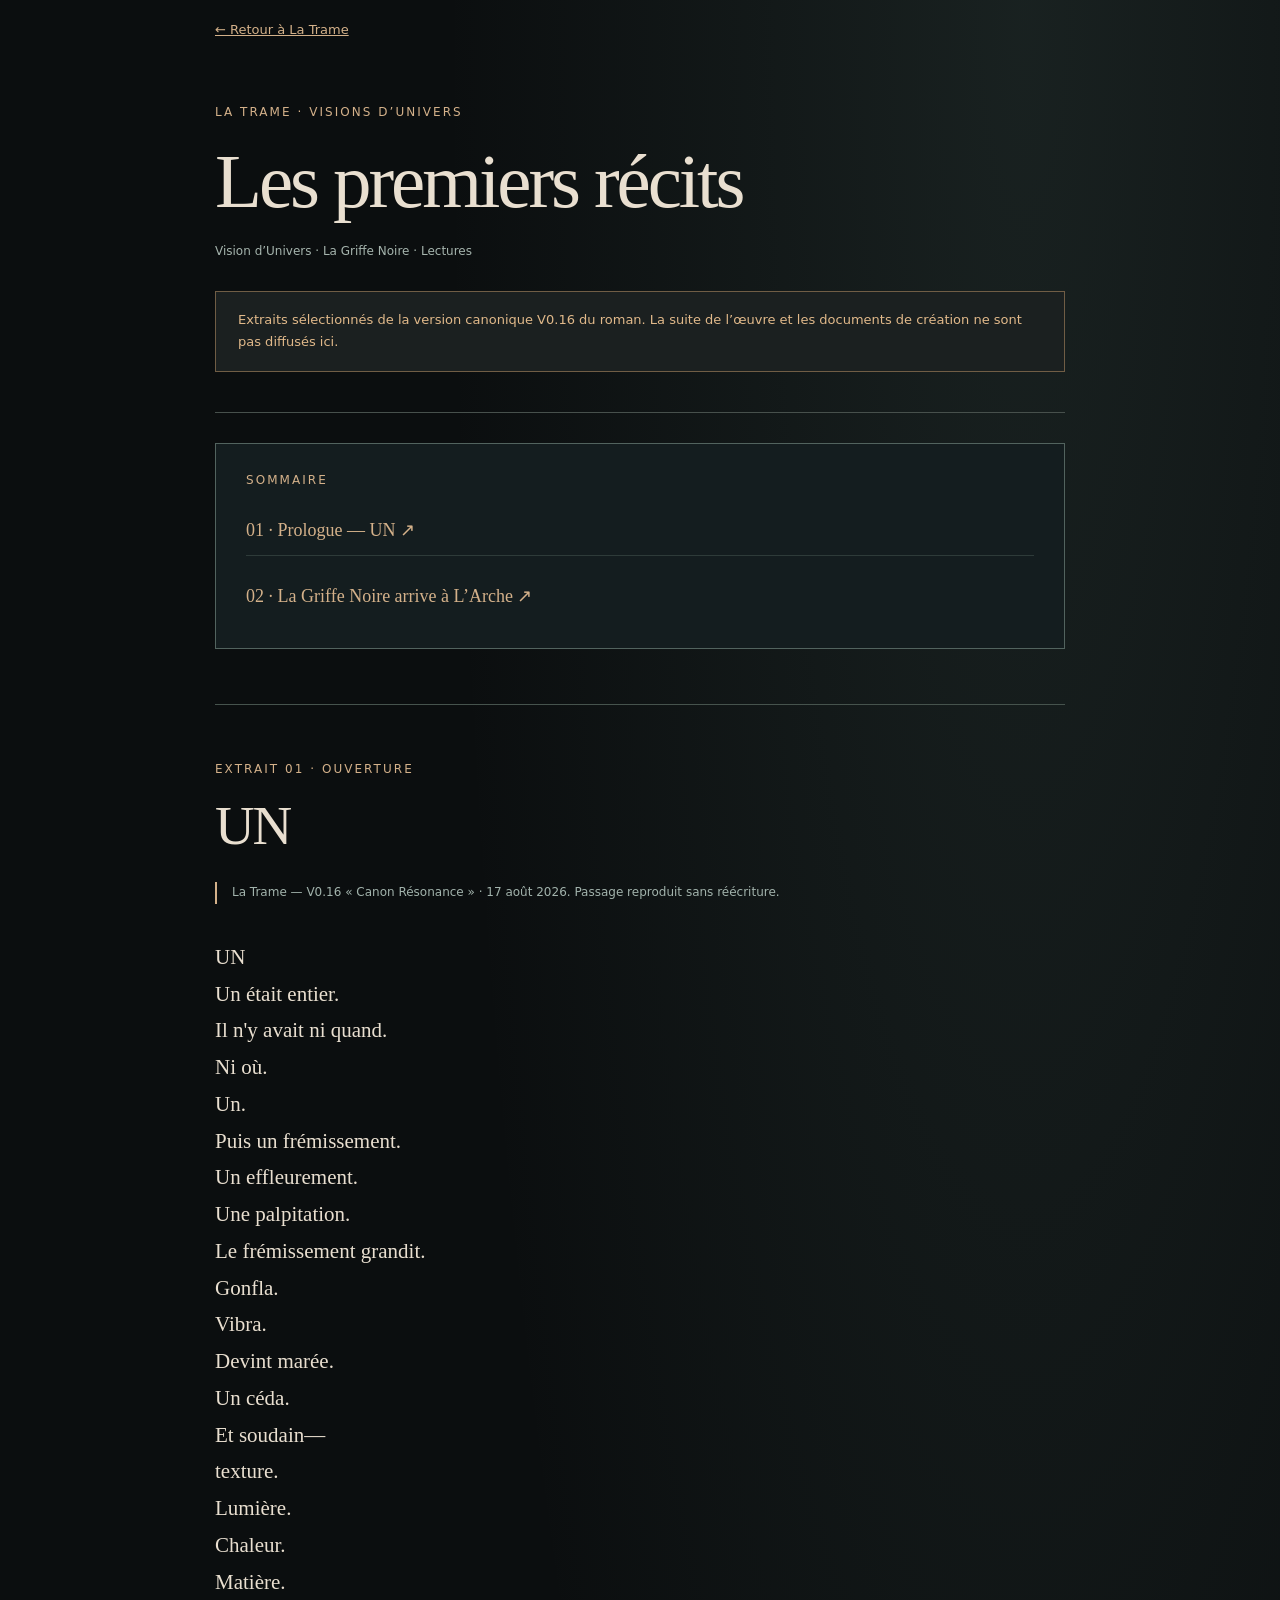
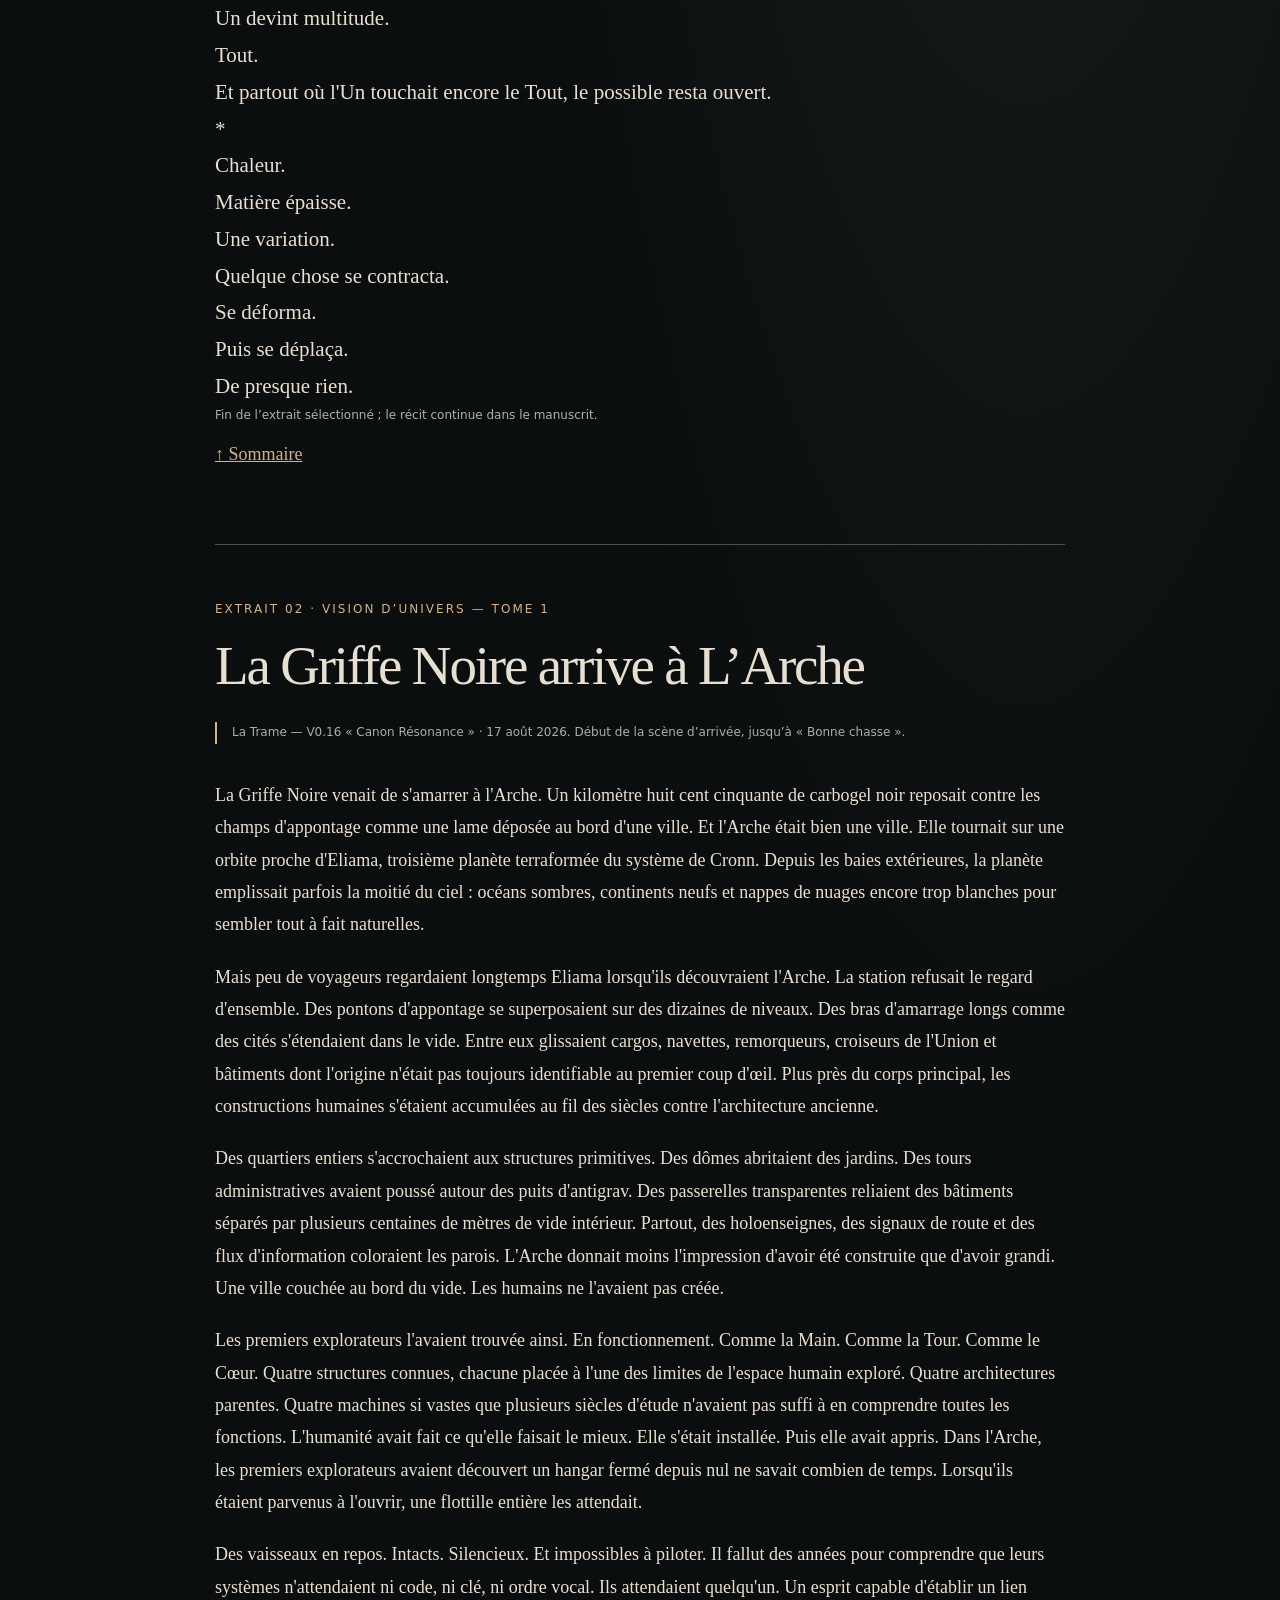
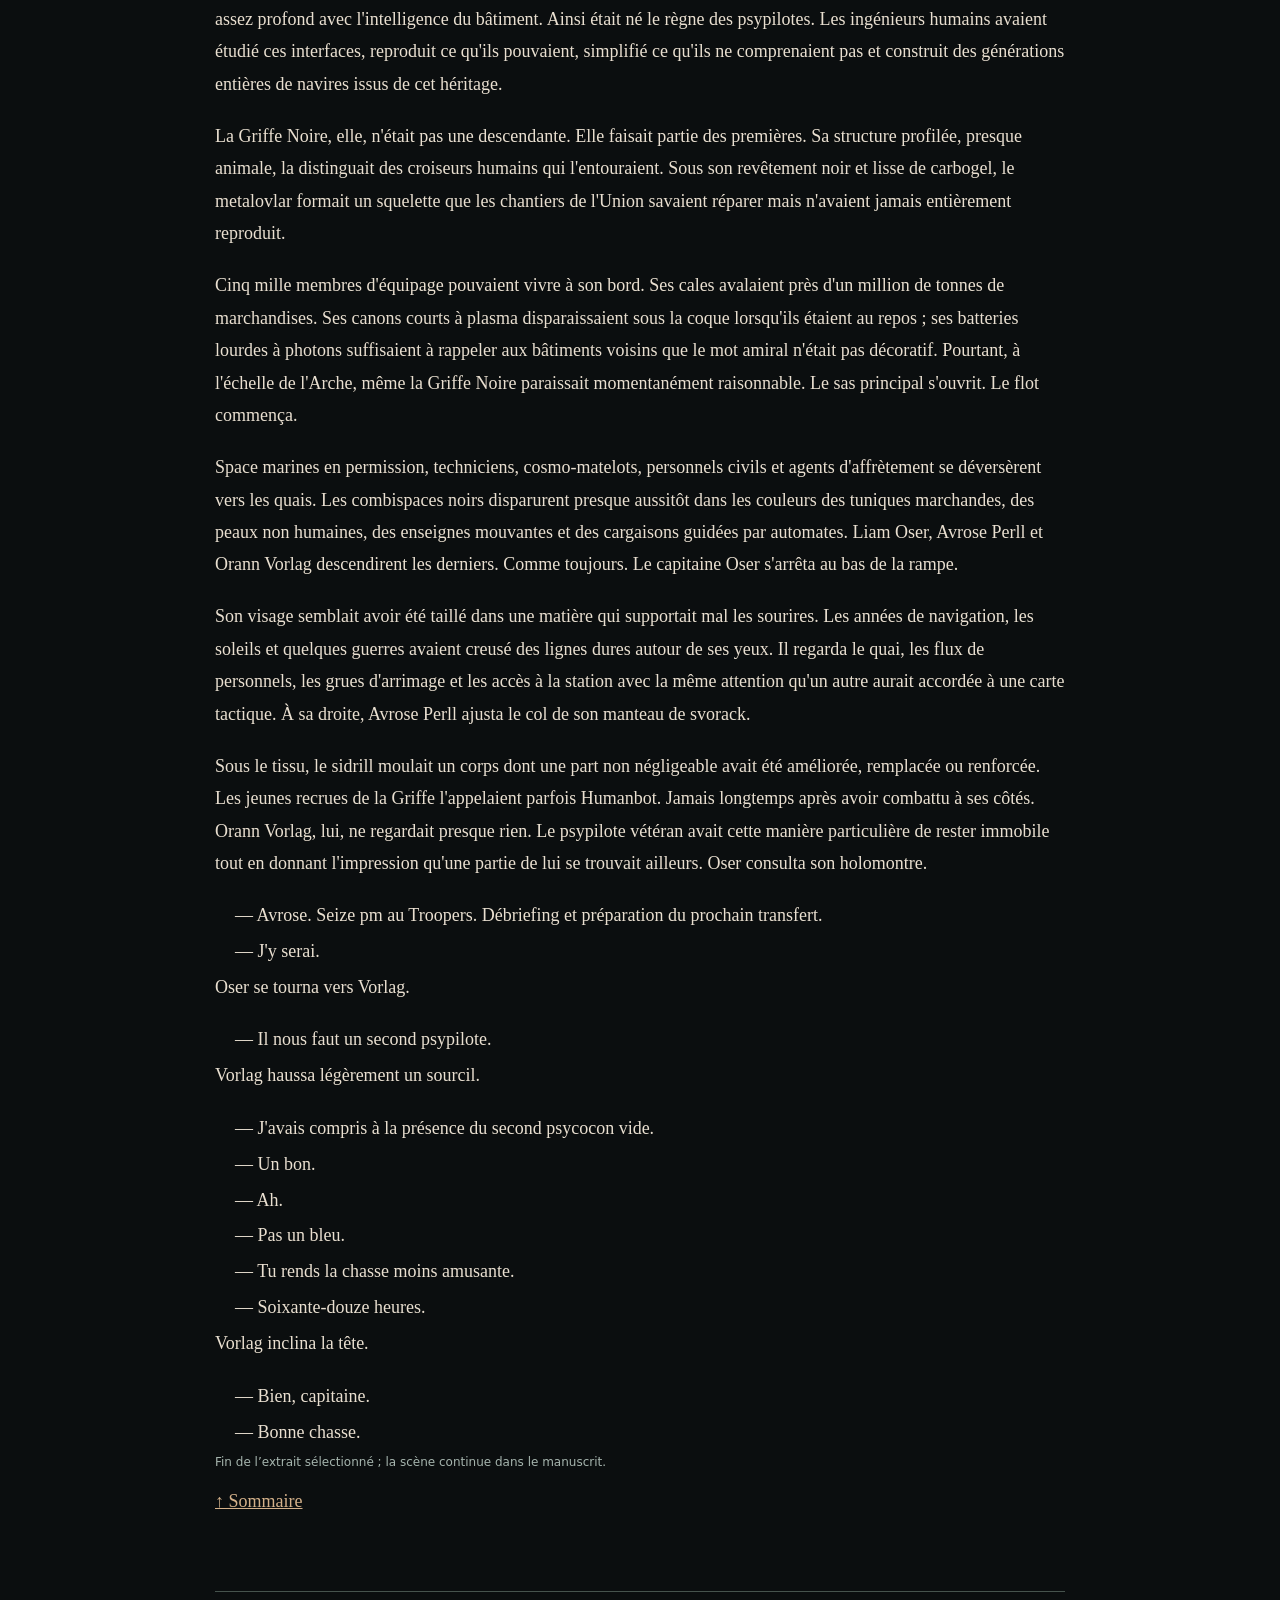
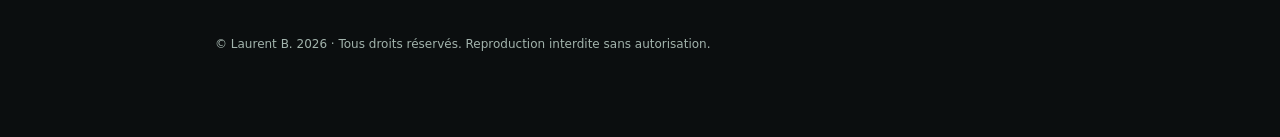
<file: docs/lectures.html>
<!doctype html><html lang="fr"><head><meta charset="utf-8"><meta name="viewport" content="width=device-width,initial-scale=1"><meta name="description" content="La Trame — deux passages de Vision d’Univers, La Griffe Noire : prologue UN et arrivée à L’Arche.">
<title>La Trame | Les premiers extraits</title>
<style>:root{color-scheme:dark;--gold:#d4b18a;--paper:#e9dfd0}*{box-sizing:border-box}html{scroll-behavior:smooth}body{background:radial-gradient(ellipse at 80% 0,rgba(118,163,150,.13),transparent 40%),#0b0e0f;color:var(--paper);margin:0;font:18px/1.8 Georgia,serif}.shell{width:min(850px,calc(100% - 38px));margin:auto}a{color:var(--gold)}header{padding:65px 0 40px;border-bottom:1px solid #47504c}h1,h2{font-weight:400;line-height:1.15;letter-spacing:-.04em}h1{font-size:clamp(45px,7vw,77px);margin:15px 0}h2{font-size:clamp(35px,5vw,55px);margin:15px 0 25px}.kicker{font:12px/1.7 system-ui,sans-serif;letter-spacing:.17em;color:var(--gold);text-transform:uppercase}.note{font:12px/1.7 system-ui,sans-serif;color:#a6b5ae}.alert{margin-top:30px;padding:17px 22px;border:1px solid #705d45;background:#1b2020;color:#e1b98a;font:13px/1.7 system-ui,sans-serif}nav{display:grid;gap:15px;margin:30px 0 55px;padding:26px 30px;border:1px solid #52635e;background:#141d1f}nav a{text-decoration:none;border-bottom:1px solid #2e3b39;padding:9px 0}nav a:last-child{border:0}article{padding:54px 0 73px;border-top:1px solid #46534d}article p{margin:0 0 1.1em}.verse{white-space:pre-line;font-size:21px;line-height:1.75}.source{font:12px/1.8 system-ui,sans-serif;color:#a2b3ac;border-left:2px solid var(--gold);padding-left:15px;margin-bottom:35px}.dialogue{padding-left:20px;margin-bottom:.2em}footer{padding:30px 0 70px;border-top:1px solid #46534d}footer p{font:12px/1.8 system-ui,sans-serif;color:#a2b3ac}</style></head>
<body><div class="shell"><p style="padding-top:22px;margin:0;font:13px system-ui,sans-serif"><a href="index.html#ecriture">← Retour à La Trame</a></p><header id="sommaire"><div class="kicker">La Trame · Visions d’Univers</div><h1>Les premiers récits</h1><p class="note">Vision d’Univers · La Griffe Noire · Lectures</p><div class="alert">Extraits sélectionnés de la version canonique V0.16 du roman. La suite de l’œuvre et les documents de création ne sont pas diffusés ici.</div></header>
<nav aria-label="Sommaire"><span class="kicker">Sommaire</span><a href="#un">01 · Prologue — UN ↗</a><a href="#griffe">02 · La Griffe Noire arrive à L’Arche ↗</a></nav>
<main><article id="un"><div class="kicker">Extrait 01 · Ouverture</div><h2>UN</h2><p class="source">La Trame — V0.16 « Canon Résonance » · 17 août 2026. Passage reproduit sans réécriture.</p><div class="verse">UN
Un était entier.
Il n&#39;y avait ni quand.
Ni où.
Un.
Puis un frémissement.
Un effleurement.
Une palpitation.
Le frémissement grandit.
Gonfla.
Vibra.
Devint marée.
Un céda.
Et soudain—
texture.
Lumière.
Chaleur.
Matière.
Un devint multitude.
Tout.
Et partout où l&#39;Un touchait encore le Tout, le possible resta ouvert.
*
Chaleur.
Matière épaisse.
Une variation.
Quelque chose se contracta.
Se déforma.
Puis se déplaça.
De presque rien.</div><p class="note">Fin de l’extrait sélectionné ; le récit continue dans le manuscrit.</p><a href="#sommaire">↑ Sommaire</a></article>
<article id="griffe"><div class="kicker">Extrait 02 · Vision d’Univers — Tome 1</div><h2>La Griffe Noire arrive à L’Arche</h2><p class="source">La Trame — V0.16 « Canon Résonance » · 17 août 2026. Début de la scène d’arrivée, jusqu’à « Bonne chasse ».</p><p>La Griffe Noire venait de s&#39;amarrer à l&#39;Arche. Un kilomètre huit cent cinquante de carbogel noir reposait contre les champs d&#39;appontage comme une lame déposée au bord d&#39;une ville. Et l&#39;Arche était bien une ville. Elle tournait sur une orbite proche d&#39;Eliama, troisième planète terraformée du système de Cronn. Depuis les baies extérieures, la planète emplissait parfois la moitié du ciel : océans sombres, continents neufs et nappes de nuages encore trop blanches pour sembler tout à fait naturelles.</p>
<p>Mais peu de voyageurs regardaient longtemps Eliama lorsqu&#39;ils découvraient l&#39;Arche. La station refusait le regard d&#39;ensemble. Des pontons d&#39;appontage se superposaient sur des dizaines de niveaux. Des bras d&#39;amarrage longs comme des cités s&#39;étendaient dans le vide. Entre eux glissaient cargos, navettes, remorqueurs, croiseurs de l&#39;Union et bâtiments dont l&#39;origine n&#39;était pas toujours identifiable au premier coup d&#39;œil. Plus près du corps principal, les constructions humaines s&#39;étaient accumulées au fil des siècles contre l&#39;architecture ancienne.</p>
<p>Des quartiers entiers s&#39;accrochaient aux structures primitives. Des dômes abritaient des jardins. Des tours administratives avaient poussé autour des puits d&#39;antigrav. Des passerelles transparentes reliaient des bâtiments séparés par plusieurs centaines de mètres de vide intérieur. Partout, des holoenseignes, des signaux de route et des flux d&#39;information coloraient les parois. L&#39;Arche donnait moins l&#39;impression d&#39;avoir été construite que d&#39;avoir grandi. Une ville couchée au bord du vide. Les humains ne l&#39;avaient pas créée.</p>
<p>Les premiers explorateurs l&#39;avaient trouvée ainsi. En fonctionnement. Comme la Main. Comme la Tour. Comme le Cœur. Quatre structures connues, chacune placée à l&#39;une des limites de l&#39;espace humain exploré. Quatre architectures parentes. Quatre machines si vastes que plusieurs siècles d&#39;étude n&#39;avaient pas suffi à en comprendre toutes les fonctions. L&#39;humanité avait fait ce qu&#39;elle faisait le mieux. Elle s&#39;était installée. Puis elle avait appris. Dans l&#39;Arche, les premiers explorateurs avaient découvert un hangar fermé depuis nul ne savait combien de temps. Lorsqu&#39;ils étaient parvenus à l&#39;ouvrir, une flottille entière les attendait.</p>
<p>Des vaisseaux en repos. Intacts. Silencieux. Et impossibles à piloter. Il fallut des années pour comprendre que leurs systèmes n&#39;attendaient ni code, ni clé, ni ordre vocal. Ils attendaient quelqu&#39;un. Un esprit capable d&#39;établir un lien assez profond avec l&#39;intelligence du bâtiment. Ainsi était né le règne des psypilotes. Les ingénieurs humains avaient étudié ces interfaces, reproduit ce qu&#39;ils pouvaient, simplifié ce qu&#39;ils ne comprenaient pas et construit des générations entières de navires issus de cet héritage.</p>
<p>La Griffe Noire, elle, n&#39;était pas une descendante. Elle faisait partie des premières. Sa structure profilée, presque animale, la distinguait des croiseurs humains qui l&#39;entouraient. Sous son revêtement noir et lisse de carbogel, le metalovlar formait un squelette que les chantiers de l&#39;Union savaient réparer mais n&#39;avaient jamais entièrement reproduit.</p>
<p>Cinq mille membres d&#39;équipage pouvaient vivre à son bord. Ses cales avalaient près d&#39;un million de tonnes de marchandises. Ses canons courts à plasma disparaissaient sous la coque lorsqu&#39;ils étaient au repos ; ses batteries lourdes à photons suffisaient à rappeler aux bâtiments voisins que le mot amiral n&#39;était pas décoratif. Pourtant, à l&#39;échelle de l&#39;Arche, même la Griffe Noire paraissait momentanément raisonnable. Le sas principal s&#39;ouvrit. Le flot commença.</p>
<p>Space marines en permission, techniciens, cosmo-matelots, personnels civils et agents d&#39;affrètement se déversèrent vers les quais. Les combispaces noirs disparurent presque aussitôt dans les couleurs des tuniques marchandes, des peaux non humaines, des enseignes mouvantes et des cargaisons guidées par automates. Liam Oser, Avrose Perll et Orann Vorlag descendirent les derniers. Comme toujours. Le capitaine Oser s&#39;arrêta au bas de la rampe.</p>
<p>Son visage semblait avoir été taillé dans une matière qui supportait mal les sourires. Les années de navigation, les soleils et quelques guerres avaient creusé des lignes dures autour de ses yeux. Il regarda le quai, les flux de personnels, les grues d&#39;arrimage et les accès à la station avec la même attention qu&#39;un autre aurait accordée à une carte tactique. À sa droite, Avrose Perll ajusta le col de son manteau de svorack.</p>
<p>Sous le tissu, le sidrill moulait un corps dont une part non négligeable avait été améliorée, remplacée ou renforcée. Les jeunes recrues de la Griffe l&#39;appelaient parfois Humanbot. Jamais longtemps après avoir combattu à ses côtés. Orann Vorlag, lui, ne regardait presque rien. Le psypilote vétéran avait cette manière particulière de rester immobile tout en donnant l&#39;impression qu&#39;une partie de lui se trouvait ailleurs. Oser consulta son holomontre.</p>
<p class="dialogue">— Avrose. Seize pm au Troopers. Débriefing et préparation du prochain transfert.</p>
<p class="dialogue">— J&#39;y serai.</p>
<p>Oser se tourna vers Vorlag.</p>
<p class="dialogue">— Il nous faut un second psypilote.</p>
<p>Vorlag haussa légèrement un sourcil.</p>
<p class="dialogue">— J&#39;avais compris à la présence du second psycocon vide.</p>
<p class="dialogue">— Un bon.</p>
<p class="dialogue">— Ah.</p>
<p class="dialogue">— Pas un bleu.</p>
<p class="dialogue">— Tu rends la chasse moins amusante.</p>
<p class="dialogue">— Soixante-douze heures.</p>
<p>Vorlag inclina la tête.</p>
<p class="dialogue">— Bien, capitaine.</p>
<p class="dialogue">— Bonne chasse.</p><p class="note">Fin de l’extrait sélectionné ; la scène continue dans le manuscrit.</p><a href="#sommaire">↑ Sommaire</a></article></main><footer><p>© Laurent B. 2026 · Tous droits réservés. Reproduction interdite sans autorisation.</p></footer></div></body></html>
</file>
